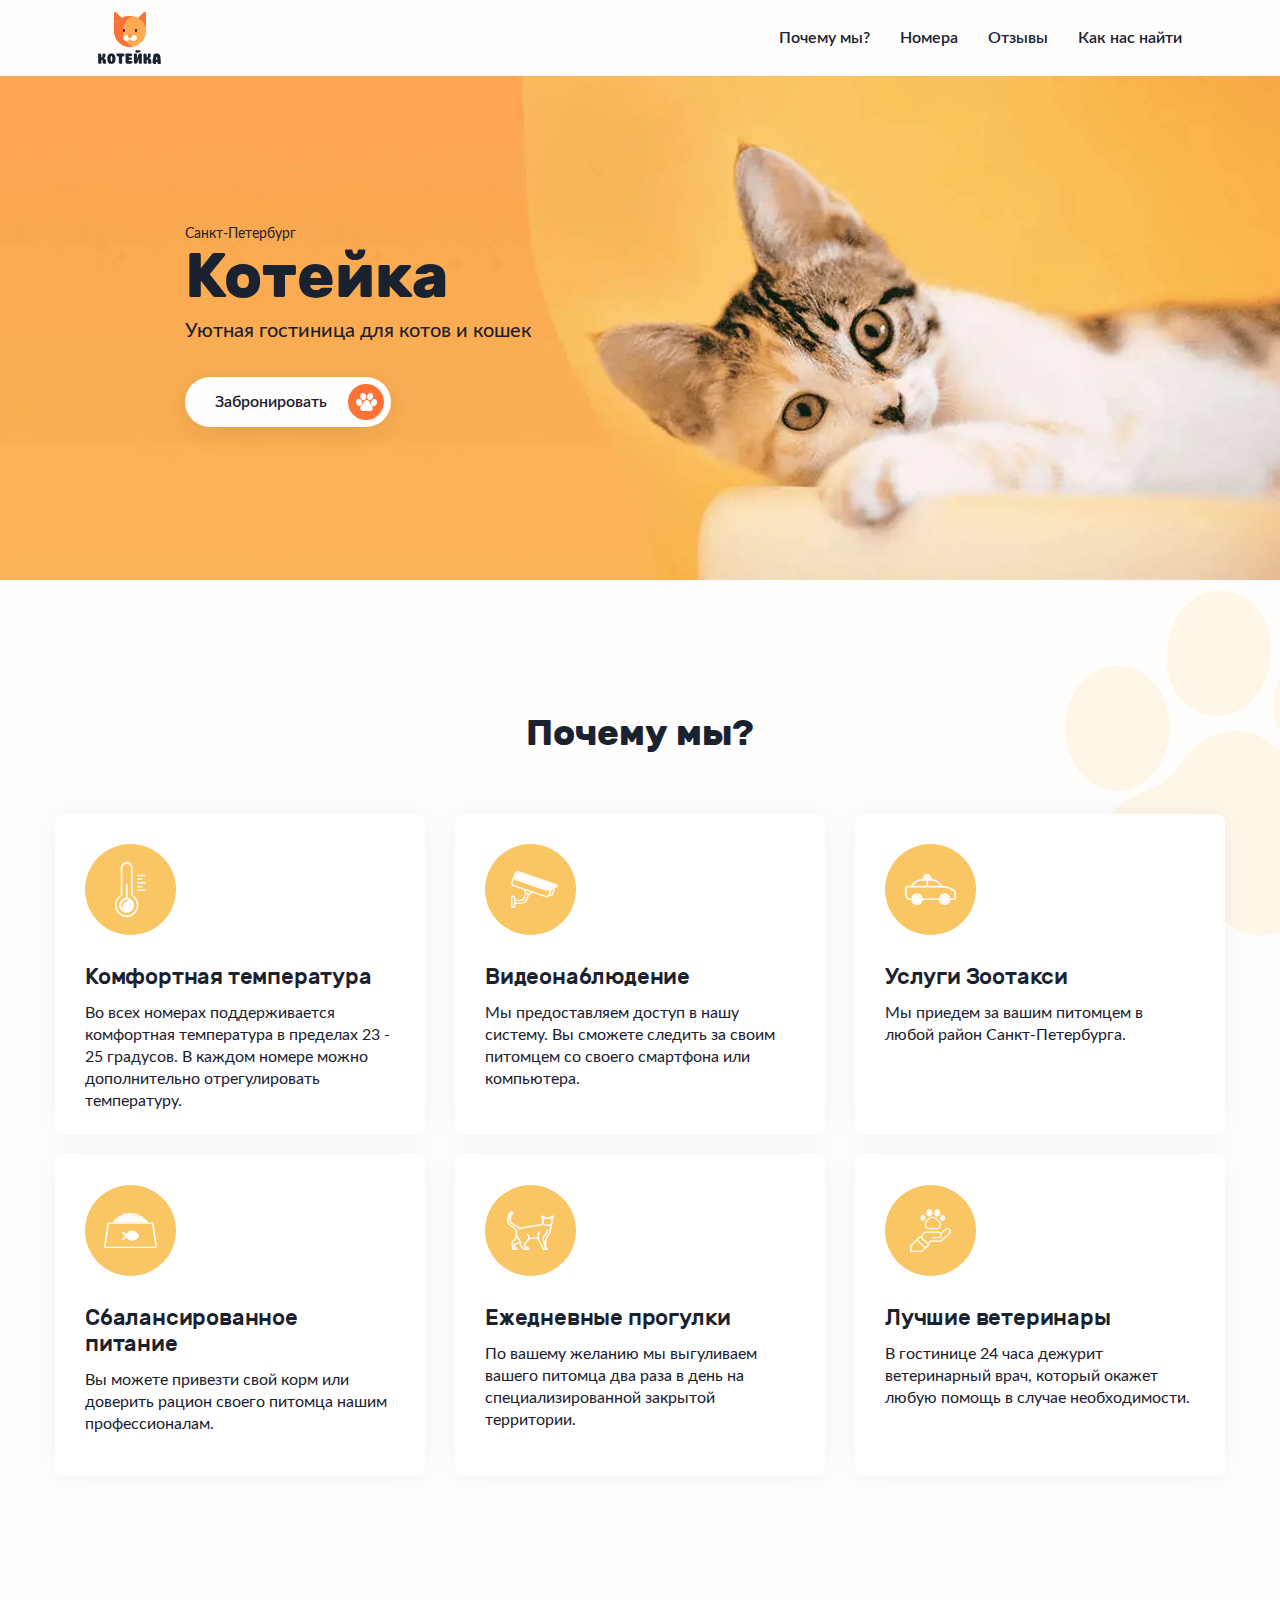
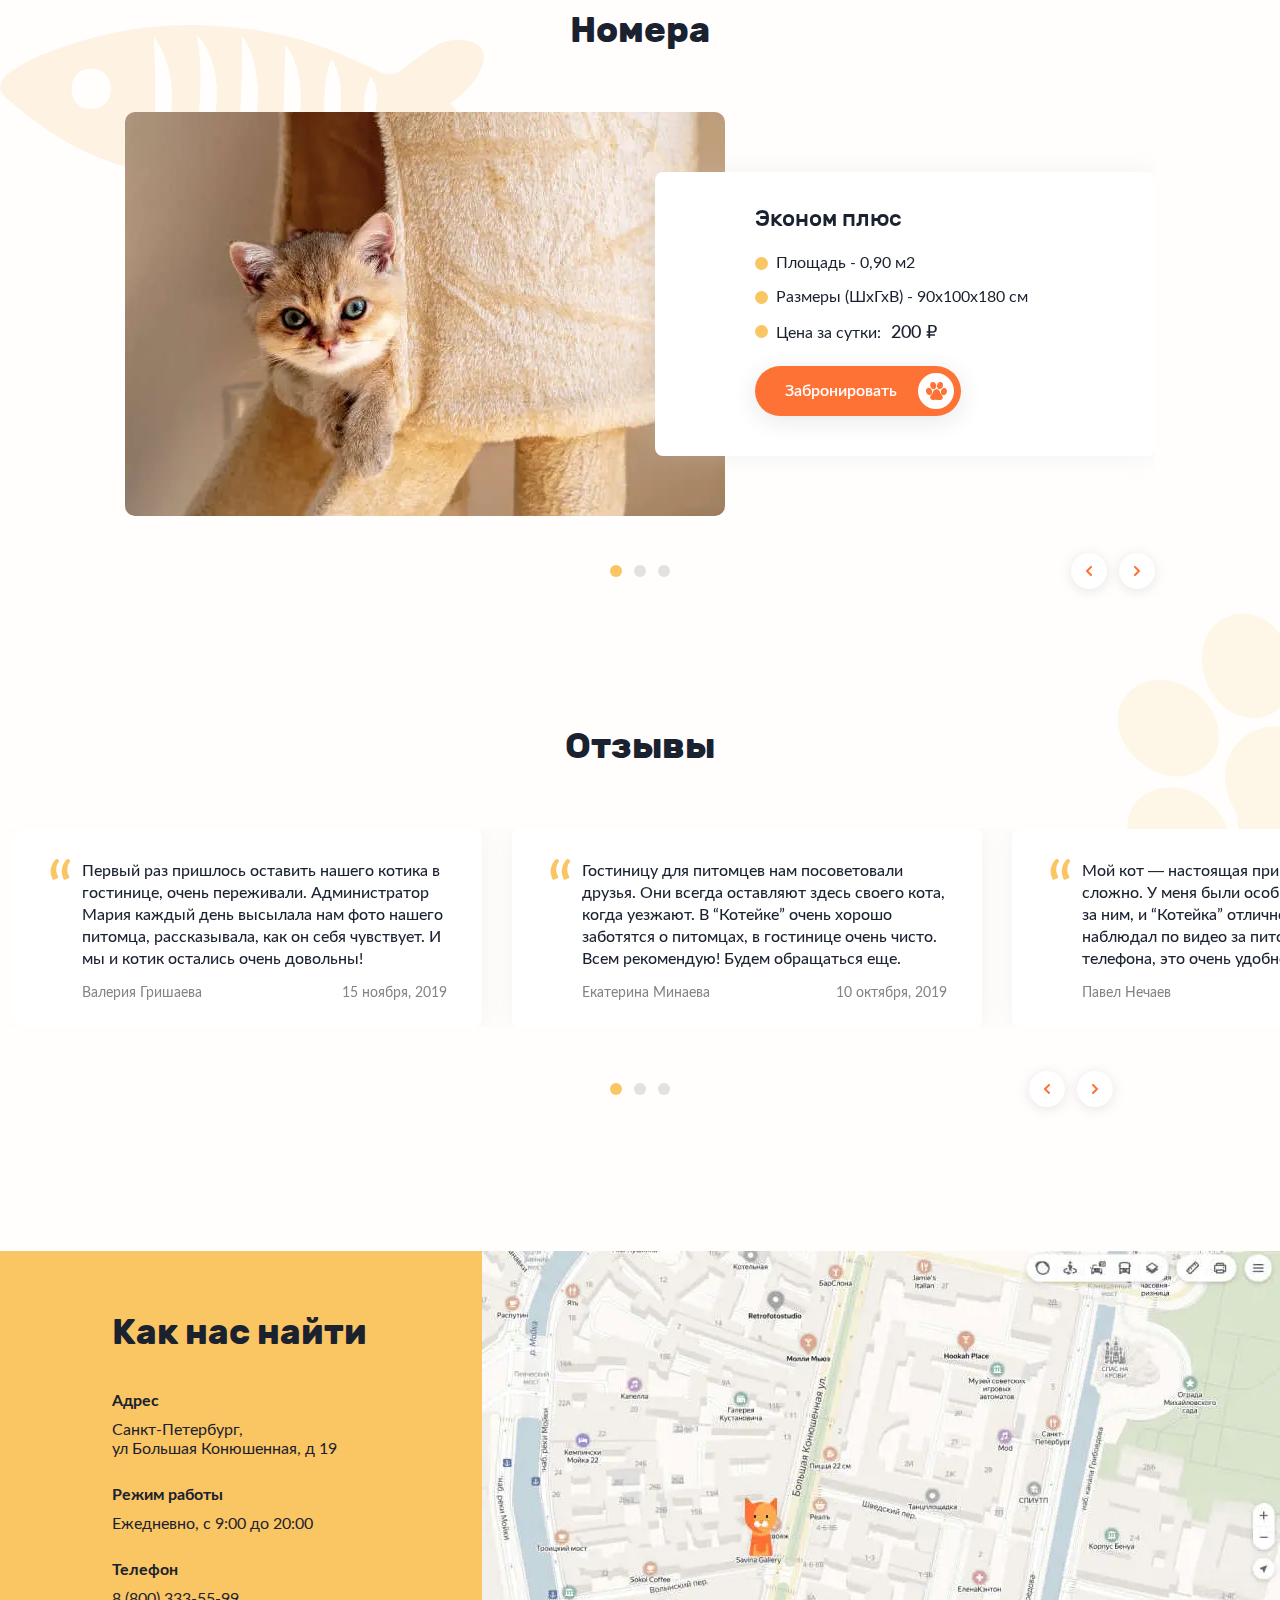
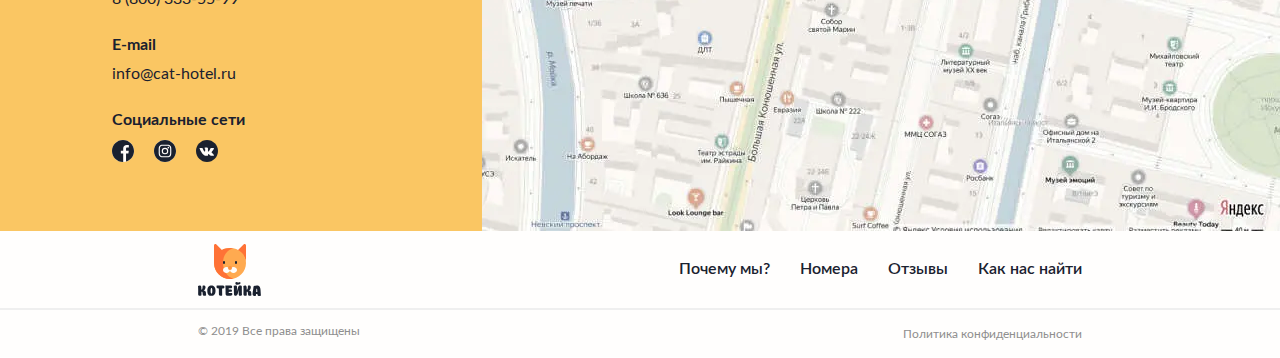
<file: index.html>
<!DOCTYPE html>
<html lang="ru">
  <head>
    <meta charset="utf-8">
    <meta http-equiv="X-UA-Compatible" content="IE=edge">
    <title>Котейка</title>
    <meta name="theme-color" content="#fff">
    <meta name="apple-mobile-web-app-status-bar-style" content="black-translucent">
    <meta name="viewport" content="width=device-width, initial-scale=1.0">
    <link rel="shortcut icon" href="img/favicons/favicon.ico" type="image/x-icon">
    <link rel="icon" sizes="16x16" href="img/favicons/favicon-16x16.png" type="image/png">
    <link rel="icon" sizes="32x32" href="img/favicons/favicon-32x32.png" type="image/png">
    <link rel="apple-touch-icon-precomposed" href="img/favicons/apple-touch-icon-precomposed.png">
    <link rel="apple-touch-icon" href="img/favicons/apple-touch-icon.png">
    <link rel="apple-touch-icon" sizes="57x57" href="img/favicons/apple-touch-icon-57x57.png">
    <link rel="apple-touch-icon" sizes="60x60" href="img/favicons/apple-touch-icon-60x60.png">
    <link rel="apple-touch-icon" sizes="72x72" href="img/favicons/apple-touch-icon-72x72.png">
    <link rel="apple-touch-icon" sizes="76x76" href="img/favicons/apple-touch-icon-76x76.png">
    <link rel="apple-touch-icon" sizes="114x114" href="img/favicons/apple-touch-icon-114x114.png">
    <link rel="apple-touch-icon" sizes="120x120" href="img/favicons/apple-touch-icon-120x120.png">
    <link rel="apple-touch-icon" sizes="144x144" href="img/favicons/apple-touch-icon-144x144.png">
    <link rel="apple-touch-icon" sizes="152x152" href="img/favicons/apple-touch-icon-152x152.png">
    <link rel="apple-touch-icon" sizes="167x167" href="img/favicons/apple-touch-icon-167x167.png">
    <link rel="apple-touch-icon" sizes="180x180" href="img/favicons/apple-touch-icon-180x180.png">
    <link rel="apple-touch-icon" sizes="1024x1024" href="img/favicons/apple-touch-icon-1024x1024.png">
    <link rel="stylesheet" href="styles/main.min.css">
  </head>
  <body class="body">
    <div class="tooltip" role="tooltip">
      <div class="tooltip__arrow" data-popper-arrow="true"></div>
    </div>
    <div class="modal modal_view_big-paw" id="booking">
      <div class="modal__window">
        <div class="modal__title">
          <button class="modal__close-btn" type="button" data-dismiss="modal"></button>
        </div>
        <div class="modal__body">
          <form class="booking-form" action="javascript:void(0)">
            <div class="booking-form__title">Забронировать номер</div>
            <div class="input-group">
              <input class="input-group__input" type="text" name="your-name">
              <label class="input-group__label">Ваше имя</label>
            </div>
            <div class="input-group">
              <input class="input-group__input" type="text" name="pet-name">
              <label class="input-group__label">Имя Питомца</label>
            </div>
            <div class="input-group">
              <input class="input-group__input" type="tel" name="tel" pattern="[0-9]{1}[0-9]{3}[0-9]{3}[0-9]{2}[0-9]{2}">
              <label class="input-group__label">Телефон</label>
            </div>
            <div class="input-group">
              <input class="input-group__input" type="email" name="email">
              <label class="input-group__label">E-mail</label>
            </div>
            <div class="date-range">
              <div class="date-range__title">Дата заезда</div>
              <label class="date-range__label-from">с</label>
              <input class="date-range__input-from" type="date" name="date-from">
              <label class="date-range__label-to">по</label>
              <input class="date-range__input-to" type="date" name="date-to">
            </div>
            <button class="send-button" data-target="thanks" data-toggle="modal">Отправить заявку</button>
          </form>
        </div>
      </div>
    </div>
    <div class="modal modal_view_small-paw" id="thanks">
      <div class="modal__window">
        <div class="modal__title">
          <button class="modal__close-btn" type="button" data-dismiss="modal"></button>
        </div>
        <div class="modal__body">
          <div class="response">
            <div class="response__title">Спасибо за заявку!</div>
            <div class="response__text">Мы свяжемся с вами в ближайшее время</div>
            <button class="ok-button" data-dismiss="modal">Ок</button>
          </div>
        </div>
      </div>
    </div>
    <div class="modal modal_view_smart" id="burger-menu">
      <div class="modal__window">
        <div class="modal__title">
          <button class="modal__close-btn" type="button" data-dismiss="modal"></button>
        </div>
        <div class="modal__body">
          <div class="burger-menu">
            <div class="logo"><a href="/"><img src="/img/logo.svg" alt="Котейка"></a></div>
            <ul class="burger-menu__list">
              <li class="burger-menu__item"><a class="burger-menu__link" href="/#advantages" data-dismiss="modal">Почему мы?</a></li>
              <li class="burger-menu__item"><a class="burger-menu__link" href="/#rooms" data-dismiss="modal">Номера</a></li>
              <li class="burger-menu__item"><a class="burger-menu__link" href="/#reviews" data-dismiss="modal">Отзывы</a></li>
              <li class="burger-menu__item"><a class="burger-menu__link" href="/#contacts" data-dismiss="modal">Контакты</a></li>
            </ul><a class="burger-menu__phone" href="tel:88003335599">8 (800) 333-55-99</a>
            <ul class="social-icons">
              <li class="social-icons__item"><a class="social-icons__link" href="https://fb.com"></a><img src="/img/sprites/sprite-social.svg#fb" alt="fb" width="22" height="22" loading="lazy"></li>
              <li class="social-icons__item"><a class="social-icons__link" href="https://instagram.com"></a><img src="/img/sprites/sprite-social.svg#ig" alt="ig" width="22" height="22" loading="lazy"></li>
              <li class="social-icons__item"><a class="social-icons__link" href="https://vk.com"></a><img src="/img/sprites/sprite-social.svg#vk" alt="vk" width="22" height="22" loading="lazy"></li>
            </ul>
          </div>
        </div>
      </div>
    </div>
    <div class="modal modal_view_filter" id="filter">
      <div class="modal__window">
        <div class="modal__title">
          <button class="modal__close-btn" type="button" data-dismiss="modal"></button>
        </div>
        <div class="modal__body">
          <div class="filter">
            <div class="text-range text-range_view_catalog" data-tooltip-title="Цена за сутки">
              <div class="text-range__title">Цена за сутки,  &#8381;</div>
              <div class="text-range__inner">
                <label class="field-text"><span class="field-text__name">от</span><span class="field-text__input-wrap">
                    <input class="field-text__input" type="text"/></span>
                </label>
                <label class="field-text"><span class="field-text__name">до</span><span class="field-text__input-wrap">
                    <input class="field-text__input" type="text"/></span>
                </label>
              </div>
            </div>
            <div class="field-checkbox field-checkbox_view_catalog">
              <div class="field-checkbox__title">Площадь</div>
              <div class="field-checkbox__input-wrap">
                <label class="field-checkbox__name">
                  <input class="field-checkbox__input" type="checkbox" name="check1" checked="checked"/><span class="field-checkbox__name-text">0.63 м2</span>
                </label>
              </div>
              <div class="field-checkbox__input-wrap">
                <label class="field-checkbox__name">
                  <input class="field-checkbox__input" type="checkbox" name="check2" checked="checked"/><span class="field-checkbox__name-text">0,90 м2</span>
                </label>
              </div>
              <div class="field-checkbox__input-wrap">
                <label class="field-checkbox__name">
                  <input class="field-checkbox__input" type="checkbox" name="check3" checked="checked"/><span class="field-checkbox__name-text">1.13 м2</span>
                </label>
              </div>
              <div class="field-checkbox__input-wrap">
                <label class="field-checkbox__name">
                  <input class="field-checkbox__input" type="checkbox" name="check4" checked="checked"/><span class="field-checkbox__name-text">1,56 м2</span>
                </label>
              </div>
              <div class="field-checkbox__input-wrap">
                <label class="field-checkbox__name">
                  <input class="field-checkbox__input" type="checkbox" name="check5" checked="checked"/><span class="field-checkbox__name-text">2,56 м2</span>
                </label>
              </div>
              <div class="field-checkbox__input-wrap">
                <label class="field-checkbox__name">
                  <input class="field-checkbox__input" type="checkbox" name="check6" checked="checked"/><span class="field-checkbox__name-text">2,88 м2</span>
                </label>
              </div>
            </div>
            <div class="field-checkbox field-checkbox_view_catalog">
              <div class="field-checkbox__title">Оснащение номера</div>
              <div class="field-checkbox__input-wrap">
                <label class="field-checkbox__name">
                  <input class="field-checkbox__input" type="checkbox" name="check7" checked="checked"/><span class="field-checkbox__name-text">Пустой номер</span>
                </label>
              </div>
              <div class="field-checkbox__input-wrap">
                <label class="field-checkbox__name">
                  <input class="field-checkbox__input" type="checkbox" name="check8" checked="checked"/><span class="field-checkbox__name-text">Лежак</span>
                </label>
              </div>
              <div class="field-checkbox__input-wrap">
                <label class="field-checkbox__name">
                  <input class="field-checkbox__input" type="checkbox" name="check9" checked="checked"/><span class="field-checkbox__name-text">Когтеточка</span>
                </label>
              </div>
              <div class="field-checkbox__input-wrap">
                <label class="field-checkbox__name">
                  <input class="field-checkbox__input" type="checkbox" name="check10" checked="checked"/><span class="field-checkbox__name-text">Игровой комплекс</span>
                </label>
              </div>
              <div class="field-checkbox__input-wrap">
                <label class="field-checkbox__name">
                  <input class="field-checkbox__input" type="checkbox" name="check11" checked="checked"/><span class="field-checkbox__name-text">Домик</span>
                </label>
              </div>
            </div>
            <button class="filter-button filter-button_apply">Применить</button>
            <button class="filter-button">Сбросить фильтр</button>
          </div>
        </div>
      </div>
    </div>
    <div class="page page_view_index">
      <header class="header">
        <nav class="navbar header__navbar">
          <div class="logo"><a href="/"><img src="/img/logo.svg" alt="Котейка" width="63" height="52"></a></div>
          <ul class="menu">
            <li class="menu__item"><a class="menu__link" href="#advantages">Почему мы?</a></li>
            <li class="menu__item"><a class="menu__link" href="#rooms">Номера</a></li>
            <li class="menu__item"><a class="menu__link" href="#reviews">Отзывы</a></li>
            <li class="menu__item"><a class="menu__link" href="#contacts">Как нас найти</a></li>
          </ul>
          <button class="burger-button" type="button" data-toggle="modal" data-target="burger-menu"></button>
        </nav>
      </header>
      <section class="promo">
        <h1 class="visually-hidden">Гостиница для котов и кошек "Котейка"</h1>
        <div class="promo__inner">
          <p class="promo__city">Санкт-Петербург</p>
          <p class="promo__title">Котейка</p>
          <p class="promo__subtitle">Уютная гостиница для котов и кошек</p>
          <button class="booking-button booking-button_theme_light promo__booking-button" data-toggle="modal" data-target="booking">Забронировать</button>
        </div>
      </section>
      <section class="advantages" id="advantages">
        <h2 class="advantages__title">Почему мы?
        </h2>
        <div class="advantages__body">
          <div class="advantage-card">
            <div class="advantage-card__icon"><img src="/img/sprites/sprite-advantages.svg#thermometer" width="55" height="55" alt="Комфортная температура" loading="lazy"/>
            </div>
            <h3 class="advantage-card__title">Комфортная температура</h3>
            <p class="advantage-card__text">Во всех номерах поддерживается комфортная температура в пределах 23 - 25 градусов. В каждом номере можно дополнительно отрегулировать температуру.</p>
          </div>
          <div class="advantage-card">
            <div class="advantage-card__icon"><img src="/img/sprites/sprite-advantages.svg#videocamera" width="55" height="55" alt="Видеонаблюдение" loading="lazy"/>
            </div>
            <h3 class="advantage-card__title">Видеонаблюдение</h3>
            <p class="advantage-card__text">Мы предоставляем доступ в нашу систему. Вы сможете следить за своим питомцем со своего смартфона или компьютера.</p>
          </div>
          <div class="advantage-card">
            <div class="advantage-card__icon"><img src="/img/sprites/sprite-advantages.svg#taxi" width="55" height="55" alt="Услуги Зоотакси" loading="lazy"/>
            </div>
            <h3 class="advantage-card__title">Услуги Зоотакси</h3>
            <p class="advantage-card__text">Мы приедем за вашим питомцем в любой район Санкт-Петербурга.</p>
          </div>
          <div class="advantage-card">
            <div class="advantage-card__icon"><img src="/img/sprites/sprite-advantages.svg#bag" width="55" height="55" alt="Сбалансированное питание" loading="lazy"/>
            </div>
            <h3 class="advantage-card__title">Сбалансированное питание</h3>
            <p class="advantage-card__text">Вы можете привезти свой корм или доверить рацион своего питомца нашим профессионалам.</p>
          </div>
          <div class="advantage-card">
            <div class="advantage-card__icon"><img src="/img/sprites/sprite-advantages.svg#cat" width="55" height="55" alt="Ежедневные прогулки" loading="lazy"/>
            </div>
            <h3 class="advantage-card__title">Ежедневные прогулки</h3>
            <p class="advantage-card__text">По вашему желанию мы выгуливаем вашего питомца два раза в день на специализированной закрытой территории.</p>
          </div>
          <div class="advantage-card">
            <div class="advantage-card__icon"><img src="/img/sprites/sprite-advantages.svg#hand" width="55" height="55" alt="Лучшие ветеринары" loading="lazy"/>
            </div>
            <h3 class="advantage-card__title">Лучшие ветеринары</h3>
            <p class="advantage-card__text">В гостинице 24 часа дежурит ветеринарный врач, который окажет любую помощь в случае необходимости.</p>
          </div>
        </div>
      </section>
      <section class="rooms" id="rooms">
        <h2 class="rooms__title"><a href="catalog.html">Номера</a></h2>
        <div class="rooms__slider">
          <div class="slider">
            <div class="swiper-container">
              <div class="swiper-wrapper">
                <div class="swiper-slide">
                  <div class="card-brief">
                    <div class="card-brief__photo"><a><img src="/img/room1.webp" width="600" height="404" alt="номер &quot;Эконом плюс&quot;" loading="lazy"/></a>
                    </div>
                    <div class="card-brief__body"><a>
                        <h3 class="card-brief__title">Эконом плюс</h3></a>
                      <ul class="card-brief__list">
                        <li class="card-brief__list-item">Площадь - 0,90 м2</li>
                        <li class="card-brief__list-item">Размеры (ШхГхВ) - 90x100x180 см</li>
                        <li class="card-brief__list-item">Цена за сутки: <span class="card__price">200 &#8381;</span></li>
                      </ul>
                      <button class="booking-button card__booking-button" data-toggle="modal" data-target="booking">Забронировать</button>
                    </div>
                  </div>
                </div>
                <div class="swiper-slide">
                  <div class="card-brief">
                    <div class="card-brief__photo"><a><img src="/img/room2.webp" width="600" height="404" alt="номер &quot;Комфорт&quot;" loading="lazy"/></a>
                    </div>
                    <div class="card-brief__body"><a>
                        <h3 class="card-brief__title">Комфорт</h3></a>
                      <ul class="card-brief__list">
                        <li class="card-brief__list-item">Площадь - 1,13 м2</li>
                        <li class="card-brief__list-item">Размеры (ШхГхВ) - 100x125x180 см</li>
                        <li class="card-brief__list-item">Цена за сутки: <span class="card__price">250 &#8381;</span></li>
                      </ul>
                      <button class="booking-button card__booking-button" data-toggle="modal" data-target="booking">Забронировать</button>
                    </div>
                  </div>
                </div>
                <div class="swiper-slide">
                  <div class="card-brief">
                    <div class="card-brief__photo"><a><img src="/img/room3.webp" width="600" height="404" alt="номер &quot;Сьют&quot;" loading="lazy"/></a>
                    </div>
                    <div class="card-brief__body"><a>
                        <h3 class="card-brief__title">Сьют</h3></a>
                      <ul class="card-brief__list">
                        <li class="card-brief__list-item">Площадь - 1,56 м2</li>
                        <li class="card-brief__list-item">Размеры (ШхГхВ) - 125x125x180 см</li>
                        <li class="card-brief__list-item">Цена за сутки: <span class="card__price">350 &#8381;</span></li>
                      </ul>
                      <button class="booking-button card__booking-button" data-toggle="modal" data-target="booking">Забронировать</button>
                    </div>
                  </div>
                </div>
              </div>
            </div>
            <div class="swiper-pagination"></div>
            <div class="swiper-navigation">
              <button class="swiper-button swiper-button-prev"></button>
              <button class="swiper-button swiper-button-next"></button>
            </div>
          </div>
        </div>
      </section>
      <section class="reviews" id="reviews">
        <h2 class="reviews__title">Отзывы
        </h2>
        <div class="reviews__slider">
          <div class="slider">
            <div class="swiper-container">
              <div class="swiper-wrapper">
                <div class="swiper-slide">
                  <div class="review-card">
                    <p class="review-card__quote">&ldquo;</p>
                    <p class="review-card__text">Первый раз пришлось оставить нашего котика в гостинице, очень переживали. Администратор Мария каждый день высылала нам фото нашего питомца, рассказывала, как он себя чувствует. И мы и котик остались очень довольны!</p>
                    <div class="review-card__inner">
                      <p class="review-card__customer">Валерия Гришаева</p>
                      <p class="review-card__date">15 ноября, 2019</p>
                    </div>
                  </div>
                </div>
                <div class="swiper-slide">
                  <div class="review-card">
                    <p class="review-card__quote">&ldquo;</p>
                    <p class="review-card__text">Гостиницу для питомцев нам посоветовали друзья. Они всегда оставляют здесь своего кота, когда уезжают. В “Котейке” очень хорошо заботятся о питомцах, в гостинице очень чисто. Всем рекомендую! Будем обращаться еще.</p>
                    <div class="review-card__inner">
                      <p class="review-card__customer">Екатерина Минаева</p>
                      <p class="review-card__date">10 октября, 2019</p>
                    </div>
                  </div>
                </div>
                <div class="swiper-slide">
                  <div class="review-card">
                    <p class="review-card__quote">&ldquo;</p>
                    <p class="review-card__text">Мой кот — настоящая привереда, угодить ему сложно. У меня были особые требования к уходу за ним, и “Котейка” отлично справились. Я часто наблюдал по видео за питомцем со своего телефона, это очень удобно.</p>
                    <div class="review-card__inner">
                      <p class="review-card__customer">Павел Нечаев</p>
                      <p class="review-card__date">2 августа, 2019</p>
                    </div>
                  </div>
                </div>
              </div>
            </div>
            <div class="swiper-pagination"></div>
            <div class="swiper-navigation">
              <button class="swiper-button swiper-button-prev"></button>
              <button class="swiper-button swiper-button-next"></button>
            </div>
          </div>
        </div>
      </section>
      <section class="contacts" id="contacts">
        <div class="contacts__address">
          <h2 class="contacts__title">Как нас найти</h2>
          <dl>
            <dt class="contacts__subtitle">Адрес</dt>
            <dd class="contacts__text">Санкт-Петербург,<br> ул Большая Конюшенная, д 19</dd>
            <dt class="contacts__subtitle">Режим работы</dt>
            <dd class="contacts__text">Ежедневно, с 9:00 до 20:00</dd>
            <dt class="contacts__subtitle">Телефон</dt>
            <dd class="contacts__text"><a href="tel:88003335599">8 (800) 333-55-99</a></dd>
            <dt class="contacts__subtitle">E-mail</dt>
            <dd class="contacts__text"><a href="mailto:info@cat-hotel.ru">info@cat-hotel.ru</a></dd>
            <dt class="contacts__subtitle">Социальные сети</dt>
            <dd> 
              <ul class="social-icons">
                <li class="social-icons__item"><a class="social-icons__link" href="https://fb.com"></a><img src="/img/sprites/sprite-social.svg#fb" alt="fb" width="22" height="22" loading="lazy"></li>
                <li class="social-icons__item"><a class="social-icons__link" href="https://instagram.com"></a><img src="/img/sprites/sprite-social.svg#ig" alt="ig" width="22" height="22" loading="lazy"></li>
                <li class="social-icons__item"><a class="social-icons__link" href="https://vk.com"></a><img src="/img/sprites/sprite-social.svg#vk" alt="vk" width="22" height="22" loading="lazy"></li>
              </ul>
            </dd>
          </dl>
        </div>
        <div class="contacts__map">
          <picture>
            <source srcset="/img/map-mobile.webp" media="(min-width: 320px) and (max-width: 510px)">
            <source srcset="/img/map-tablet.webp" media="(max-width: 840px)">
            <source srcset="/img/map.webp" media="(max-width: 1366px)"><img src="/img/map.webp" alt="Карта" width="798" height="580" loading="lazy">
          </picture>
        </div>
      </section>
      <footer class="footer">
        <nav class="navbar footer__navbar">
          <div class="logo"><a href="/"><img src="/img/logo.svg" alt="Котейка" width="63" height="52"></a></div>
          <ul class="menu">
            <li class="menu__item"><a class="menu__link" href="#advantages">Почему мы?</a></li>
            <li class="menu__item"><a class="menu__link" href="#rooms">Номера</a></li>
            <li class="menu__item"><a class="menu__link" href="#reviews">Отзывы</a></li>
            <li class="menu__item"><a class="menu__link" href="#contacts">Как нас найти</a></li>
          </ul>
        </nav>
        <hr class="footer__line">
        <div class="footer__legal-info">
          <p class="footer__copyright">&copy; 2019 Все права защищены</p>
          <p><a class="footer__privacy-policy" href="javascript:void(0)">Политика конфиденциальности</a></p>
        </div>
      </footer>
    </div>
    <script src="js/main.min.js"></script>
    <script src="js/vendor.min.js"></script>
  </body>
</html>
</file>
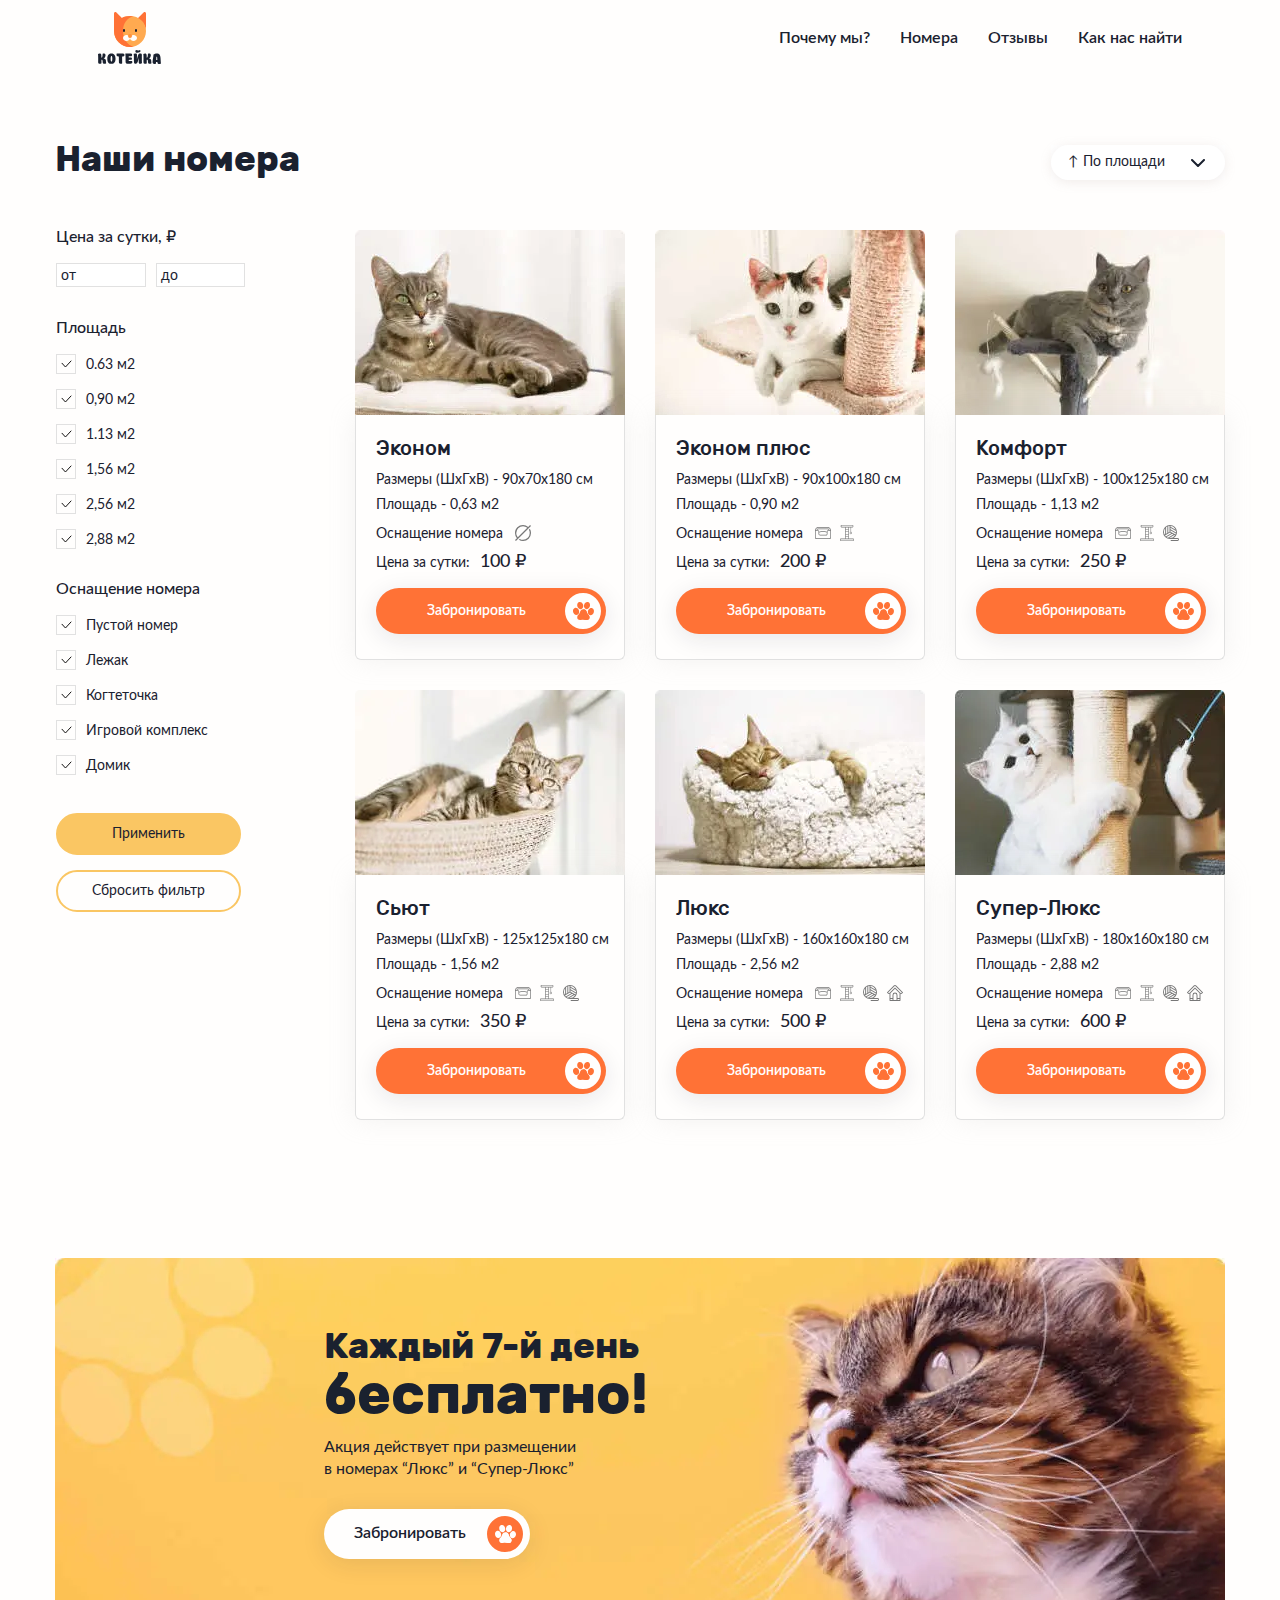
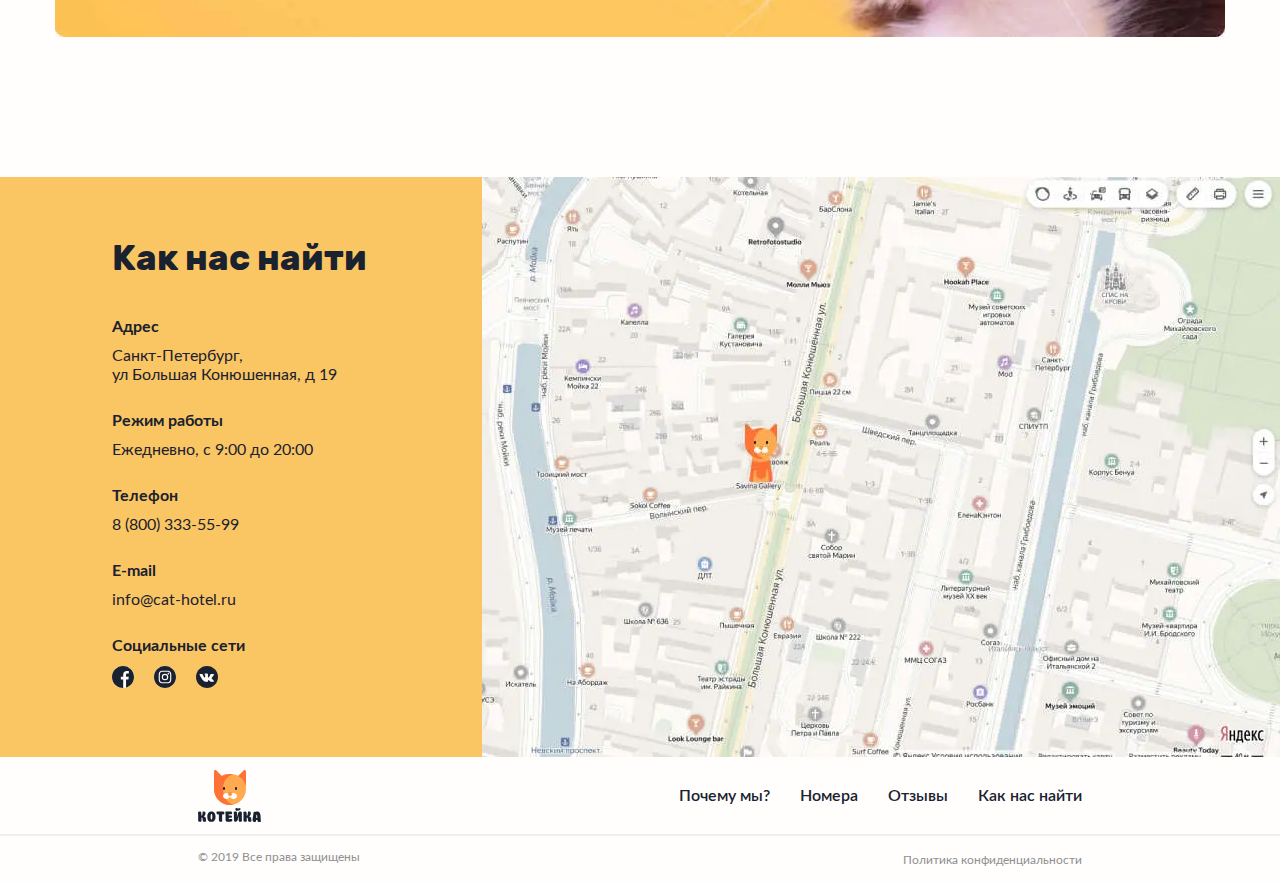
<file: catalog.html>
<!DOCTYPE html>
<html lang="ru">
  <head>
    <meta charset="utf-8">
    <meta http-equiv="X-UA-Compatible" content="IE=edge">
    <title>Котейка::Каталог</title>
    <meta name="theme-color" content="#fff">
    <meta name="apple-mobile-web-app-status-bar-style" content="black-translucent">
    <meta name="viewport" content="width=device-width, initial-scale=1.0">
    <link rel="shortcut icon" href="img/favicons/favicon.ico" type="image/x-icon">
    <link rel="icon" sizes="16x16" href="img/favicons/favicon-16x16.png" type="image/png">
    <link rel="icon" sizes="32x32" href="img/favicons/favicon-32x32.png" type="image/png">
    <link rel="apple-touch-icon-precomposed" href="img/favicons/apple-touch-icon-precomposed.png">
    <link rel="apple-touch-icon" href="img/favicons/apple-touch-icon.png">
    <link rel="apple-touch-icon" sizes="57x57" href="img/favicons/apple-touch-icon-57x57.png">
    <link rel="apple-touch-icon" sizes="60x60" href="img/favicons/apple-touch-icon-60x60.png">
    <link rel="apple-touch-icon" sizes="72x72" href="img/favicons/apple-touch-icon-72x72.png">
    <link rel="apple-touch-icon" sizes="76x76" href="img/favicons/apple-touch-icon-76x76.png">
    <link rel="apple-touch-icon" sizes="114x114" href="img/favicons/apple-touch-icon-114x114.png">
    <link rel="apple-touch-icon" sizes="120x120" href="img/favicons/apple-touch-icon-120x120.png">
    <link rel="apple-touch-icon" sizes="144x144" href="img/favicons/apple-touch-icon-144x144.png">
    <link rel="apple-touch-icon" sizes="152x152" href="img/favicons/apple-touch-icon-152x152.png">
    <link rel="apple-touch-icon" sizes="167x167" href="img/favicons/apple-touch-icon-167x167.png">
    <link rel="apple-touch-icon" sizes="180x180" href="img/favicons/apple-touch-icon-180x180.png">
    <link rel="apple-touch-icon" sizes="1024x1024" href="img/favicons/apple-touch-icon-1024x1024.png">
    <link rel="stylesheet" href="styles/main.min.css">
  </head>
  <body class="body">
    <div class="tooltip" role="tooltip">
      <div class="tooltip__arrow" data-popper-arrow="true"></div>
    </div>
    <div class="modal modal_view_big-paw" id="booking">
      <div class="modal__window">
        <div class="modal__title">
          <button class="modal__close-btn" type="button" data-dismiss="modal"></button>
        </div>
        <div class="modal__body">
          <form class="booking-form" action="javascript:void(0)">
            <div class="booking-form__title">Забронировать номер</div>
            <div class="input-group">
              <input class="input-group__input" type="text" name="your-name">
              <label class="input-group__label">Ваше имя</label>
            </div>
            <div class="input-group">
              <input class="input-group__input" type="text" name="pet-name">
              <label class="input-group__label">Имя Питомца</label>
            </div>
            <div class="input-group">
              <input class="input-group__input" type="tel" name="tel" pattern="[0-9]{1}[0-9]{3}[0-9]{3}[0-9]{2}[0-9]{2}">
              <label class="input-group__label">Телефон</label>
            </div>
            <div class="input-group">
              <input class="input-group__input" type="email" name="email">
              <label class="input-group__label">E-mail</label>
            </div>
            <div class="date-range">
              <div class="date-range__title">Дата заезда</div>
              <label class="date-range__label-from">с</label>
              <input class="date-range__input-from" type="date" name="date-from">
              <label class="date-range__label-to">по</label>
              <input class="date-range__input-to" type="date" name="date-to">
            </div>
            <button class="send-button" data-target="thanks" data-toggle="modal">Отправить заявку</button>
          </form>
        </div>
      </div>
    </div>
    <div class="modal modal_view_small-paw" id="thanks">
      <div class="modal__window">
        <div class="modal__title">
          <button class="modal__close-btn" type="button" data-dismiss="modal"></button>
        </div>
        <div class="modal__body">
          <div class="response">
            <div class="response__title">Спасибо за заявку!</div>
            <div class="response__text">Мы свяжемся с вами в ближайшее время</div>
            <button class="ok-button" data-dismiss="modal">Ок</button>
          </div>
        </div>
      </div>
    </div>
    <div class="modal modal_view_smart" id="burger-menu">
      <div class="modal__window">
        <div class="modal__title">
          <button class="modal__close-btn" type="button" data-dismiss="modal"></button>
        </div>
        <div class="modal__body">
          <div class="burger-menu">
            <div class="logo"><a href="/"><img src="/img/logo.svg" alt="Котейка"></a></div>
            <ul class="burger-menu__list">
              <li class="burger-menu__item"><a class="burger-menu__link" href="/#advantages" data-dismiss="modal">Почему мы?</a></li>
              <li class="burger-menu__item"><a class="burger-menu__link" href="/#rooms" data-dismiss="modal">Номера</a></li>
              <li class="burger-menu__item"><a class="burger-menu__link" href="/#reviews" data-dismiss="modal">Отзывы</a></li>
              <li class="burger-menu__item"><a class="burger-menu__link" href="/#contacts" data-dismiss="modal">Контакты</a></li>
            </ul><a class="burger-menu__phone" href="tel:88003335599">8 (800) 333-55-99</a>
            <ul class="social-icons">
              <li class="social-icons__item"><a class="social-icons__link" href="https://fb.com"></a><img src="/img/sprites/sprite-social.svg#fb" alt="fb" width="22" height="22" loading="lazy"></li>
              <li class="social-icons__item"><a class="social-icons__link" href="https://instagram.com"></a><img src="/img/sprites/sprite-social.svg#ig" alt="ig" width="22" height="22" loading="lazy"></li>
              <li class="social-icons__item"><a class="social-icons__link" href="https://vk.com"></a><img src="/img/sprites/sprite-social.svg#vk" alt="vk" width="22" height="22" loading="lazy"></li>
            </ul>
          </div>
        </div>
      </div>
    </div>
    <div class="modal modal_view_filter" id="filter">
      <div class="modal__window">
        <div class="modal__title">
          <button class="modal__close-btn" type="button" data-dismiss="modal"></button>
        </div>
        <div class="modal__body">
          <div class="filter">
            <div class="text-range text-range_view_catalog" data-tooltip-title="Цена за сутки">
              <div class="text-range__title">Цена за сутки,  &#8381;</div>
              <div class="text-range__inner">
                <label class="field-text"><span class="field-text__name">от</span><span class="field-text__input-wrap">
                    <input class="field-text__input" type="text"/></span>
                </label>
                <label class="field-text"><span class="field-text__name">до</span><span class="field-text__input-wrap">
                    <input class="field-text__input" type="text"/></span>
                </label>
              </div>
            </div>
            <div class="field-checkbox field-checkbox_view_catalog">
              <div class="field-checkbox__title">Площадь</div>
              <div class="field-checkbox__input-wrap">
                <label class="field-checkbox__name">
                  <input class="field-checkbox__input" type="checkbox" name="check1" checked="checked"/><span class="field-checkbox__name-text">0.63 м2</span>
                </label>
              </div>
              <div class="field-checkbox__input-wrap">
                <label class="field-checkbox__name">
                  <input class="field-checkbox__input" type="checkbox" name="check2" checked="checked"/><span class="field-checkbox__name-text">0,90 м2</span>
                </label>
              </div>
              <div class="field-checkbox__input-wrap">
                <label class="field-checkbox__name">
                  <input class="field-checkbox__input" type="checkbox" name="check3" checked="checked"/><span class="field-checkbox__name-text">1.13 м2</span>
                </label>
              </div>
              <div class="field-checkbox__input-wrap">
                <label class="field-checkbox__name">
                  <input class="field-checkbox__input" type="checkbox" name="check4" checked="checked"/><span class="field-checkbox__name-text">1,56 м2</span>
                </label>
              </div>
              <div class="field-checkbox__input-wrap">
                <label class="field-checkbox__name">
                  <input class="field-checkbox__input" type="checkbox" name="check5" checked="checked"/><span class="field-checkbox__name-text">2,56 м2</span>
                </label>
              </div>
              <div class="field-checkbox__input-wrap">
                <label class="field-checkbox__name">
                  <input class="field-checkbox__input" type="checkbox" name="check6" checked="checked"/><span class="field-checkbox__name-text">2,88 м2</span>
                </label>
              </div>
            </div>
            <div class="field-checkbox field-checkbox_view_catalog">
              <div class="field-checkbox__title">Оснащение номера</div>
              <div class="field-checkbox__input-wrap">
                <label class="field-checkbox__name">
                  <input class="field-checkbox__input" type="checkbox" name="check7" checked="checked"/><span class="field-checkbox__name-text">Пустой номер</span>
                </label>
              </div>
              <div class="field-checkbox__input-wrap">
                <label class="field-checkbox__name">
                  <input class="field-checkbox__input" type="checkbox" name="check8" checked="checked"/><span class="field-checkbox__name-text">Лежак</span>
                </label>
              </div>
              <div class="field-checkbox__input-wrap">
                <label class="field-checkbox__name">
                  <input class="field-checkbox__input" type="checkbox" name="check9" checked="checked"/><span class="field-checkbox__name-text">Когтеточка</span>
                </label>
              </div>
              <div class="field-checkbox__input-wrap">
                <label class="field-checkbox__name">
                  <input class="field-checkbox__input" type="checkbox" name="check10" checked="checked"/><span class="field-checkbox__name-text">Игровой комплекс</span>
                </label>
              </div>
              <div class="field-checkbox__input-wrap">
                <label class="field-checkbox__name">
                  <input class="field-checkbox__input" type="checkbox" name="check11" checked="checked"/><span class="field-checkbox__name-text">Домик</span>
                </label>
              </div>
            </div>
            <button class="filter-button filter-button_apply">Применить</button>
            <button class="filter-button">Сбросить фильтр</button>
          </div>
        </div>
      </div>
    </div>
    <div class="page">
      <header class="header">
        <nav class="navbar header__navbar">
          <div class="logo"><a href="/"><img src="/img/logo.svg" alt="Котейка" width="63" height="52"></a></div>
          <ul class="menu">
            <li class="menu__item"><a class="menu__link" href="#advantages">Почему мы?</a></li>
            <li class="menu__item"><a class="menu__link" href="#rooms">Номера</a></li>
            <li class="menu__item"><a class="menu__link" href="#reviews">Отзывы</a></li>
            <li class="menu__item"><a class="menu__link" href="#contacts">Как нас найти</a></li>
          </ul>
          <button class="burger-button" type="button" data-toggle="modal" data-target="burger-menu"></button>
        </nav>
      </header>
      <section class="catalog">
        <div class="catalog__header">
          <h1 class="catalog__title" data-tooltip-title="Наши номера">Наши номера</h1>
          <div class="catalog__choice">
            <button class="filter-open-button" type="button" data-toggle="modal" data-target="filter">Фильтры</button>
            <div class="simple-select catalog__sort">
              <select class="simple-select__browser-default">
                <option value="by-area-up">↑ По площади</option>
                <option value="by-area-down">↓ По площади</option>
                <option value="by-price-up">↑ По цене</option>
                <option value="by-price-down">↓ По цене</option>
              </select>
            </div>
          </div>
        </div>
        <div class="catalog__inner">
          <div class="filter">
            <div class="text-range text-range_view_catalog" data-tooltip-title="Цена за сутки">
              <div class="text-range__title">Цена за сутки,  &#8381;</div>
              <div class="text-range__inner">
                <label class="field-text"><span class="field-text__name">от</span><span class="field-text__input-wrap">
                    <input class="field-text__input" type="text"/></span>
                </label>
                <label class="field-text"><span class="field-text__name">до</span><span class="field-text__input-wrap">
                    <input class="field-text__input" type="text"/></span>
                </label>
              </div>
            </div>
            <div class="field-checkbox field-checkbox_view_catalog">
              <div class="field-checkbox__title">Площадь</div>
              <div class="field-checkbox__input-wrap">
                <label class="field-checkbox__name">
                  <input class="field-checkbox__input" type="checkbox" name="check1" checked="checked"/><span class="field-checkbox__name-text">0.63 м2</span>
                </label>
              </div>
              <div class="field-checkbox__input-wrap">
                <label class="field-checkbox__name">
                  <input class="field-checkbox__input" type="checkbox" name="check2" checked="checked"/><span class="field-checkbox__name-text">0,90 м2</span>
                </label>
              </div>
              <div class="field-checkbox__input-wrap">
                <label class="field-checkbox__name">
                  <input class="field-checkbox__input" type="checkbox" name="check3" checked="checked"/><span class="field-checkbox__name-text">1.13 м2</span>
                </label>
              </div>
              <div class="field-checkbox__input-wrap">
                <label class="field-checkbox__name">
                  <input class="field-checkbox__input" type="checkbox" name="check4" checked="checked"/><span class="field-checkbox__name-text">1,56 м2</span>
                </label>
              </div>
              <div class="field-checkbox__input-wrap">
                <label class="field-checkbox__name">
                  <input class="field-checkbox__input" type="checkbox" name="check5" checked="checked"/><span class="field-checkbox__name-text">2,56 м2</span>
                </label>
              </div>
              <div class="field-checkbox__input-wrap">
                <label class="field-checkbox__name">
                  <input class="field-checkbox__input" type="checkbox" name="check6" checked="checked"/><span class="field-checkbox__name-text">2,88 м2</span>
                </label>
              </div>
            </div>
            <div class="field-checkbox field-checkbox_view_catalog">
              <div class="field-checkbox__title">Оснащение номера</div>
              <div class="field-checkbox__input-wrap">
                <label class="field-checkbox__name">
                  <input class="field-checkbox__input" type="checkbox" name="check7" checked="checked"/><span class="field-checkbox__name-text">Пустой номер</span>
                </label>
              </div>
              <div class="field-checkbox__input-wrap">
                <label class="field-checkbox__name">
                  <input class="field-checkbox__input" type="checkbox" name="check8" checked="checked"/><span class="field-checkbox__name-text">Лежак</span>
                </label>
              </div>
              <div class="field-checkbox__input-wrap">
                <label class="field-checkbox__name">
                  <input class="field-checkbox__input" type="checkbox" name="check9" checked="checked"/><span class="field-checkbox__name-text">Когтеточка</span>
                </label>
              </div>
              <div class="field-checkbox__input-wrap">
                <label class="field-checkbox__name">
                  <input class="field-checkbox__input" type="checkbox" name="check10" checked="checked"/><span class="field-checkbox__name-text">Игровой комплекс</span>
                </label>
              </div>
              <div class="field-checkbox__input-wrap">
                <label class="field-checkbox__name">
                  <input class="field-checkbox__input" type="checkbox" name="check11" checked="checked"/><span class="field-checkbox__name-text">Домик</span>
                </label>
              </div>
            </div>
            <button class="filter-button filter-button_apply">Применить</button>
            <button class="filter-button">Сбросить фильтр</button>
          </div>
          <div class="catalog__cards">
            <div class="card">
              <div class="card__photo"><a><img src="/img/catalog/01.webp" alt="номер &quot;Эконом&quot;" loading="lazy"/></a>
              </div>
              <div class="card__body">
                <h3 class="card__title">Эконом</h3>
                <ul class="card__list">
                  <li class="card__list-item">Размеры (ШхГхВ) - 90x70x180 см</li>
                  <li class="card__list-item">Площадь - 0,63 м2</li>
                  <li class="card__list-item"><span>Оснащение номера</span>
                    <img class="card__equipment" src="/img/sprites/sprite-equipment.svg#empty" data-tooltip-content="Пустой номер" width="16" height="16" alt="Пустой номер" loading="lazy"/>
                  </li>
                  <li class="card__list-item">Цена за сутки: <span class="card__price">100 &#8381;</span></li>
                </ul>
                <button class="booking-button booking-button_size_big card__booking-button" data-toggle="modal" data-target="booking">Забронировать</button>
              </div>
            </div>
            <div class="card">
              <div class="card__photo"><a><img src="/img/catalog/02.webp" alt="номер &quot;Эконом плюс&quot;" loading="lazy"/></a>
              </div>
              <div class="card__body">
                <h3 class="card__title">Эконом плюс</h3>
                <ul class="card__list">
                  <li class="card__list-item">Размеры (ШхГхВ) - 90x100x180 см</li>
                  <li class="card__list-item">Площадь - 0,90 м2</li>
                  <li class="card__list-item"><span>Оснащение номера</span>
                    <img class="card__equipment" src="/img/sprites/sprite-equipment.svg#sunbed" data-tooltip-content="Лежак" width="16" height="16" alt="Лежак" loading="lazy"/><img class="card__equipment" src="/img/sprites/sprite-equipment.svg#claws-sharpener" data-tooltip-content="Когтеточка" width="16" height="16" alt="Когтеточка" loading="lazy"/>
                  </li>
                  <li class="card__list-item">Цена за сутки: <span class="card__price">200 &#8381;</span></li>
                </ul>
                <button class="booking-button booking-button_size_big card__booking-button" data-toggle="modal" data-target="booking">Забронировать</button>
              </div>
            </div>
            <div class="card">
              <div class="card__photo"><a><img src="/img/catalog/03.webp" alt="номер &quot;Комфорт&quot;" loading="lazy"/></a>
              </div>
              <div class="card__body">
                <h3 class="card__title">Комфорт</h3>
                <ul class="card__list">
                  <li class="card__list-item">Размеры (ШхГхВ) - 100x125x180 см</li>
                  <li class="card__list-item">Площадь - 1,13 м2</li>
                  <li class="card__list-item"><span>Оснащение номера</span>
                    <img class="card__equipment" src="/img/sprites/sprite-equipment.svg#sunbed" data-tooltip-content="Лежак" width="16" height="16" alt="Лежак" loading="lazy"/><img class="card__equipment" src="/img/sprites/sprite-equipment.svg#claws-sharpener" data-tooltip-content="Когтеточка" width="16" height="16" alt="Когтеточка" loading="lazy"/><img class="card__equipment" src="/img/sprites/sprite-equipment.svg#toys" data-tooltip-content="Игровой комплекс" width="16" height="16" alt="Игровой комплекс" loading="lazy"/>
                  </li>
                  <li class="card__list-item">Цена за сутки: <span class="card__price">250 &#8381;</span></li>
                </ul>
                <button class="booking-button booking-button_size_big card__booking-button" data-toggle="modal" data-target="booking">Забронировать</button>
              </div>
            </div>
            <div class="card">
              <div class="card__photo"><a><img src="/img/catalog/04.webp" alt="номер &quot;Сьют&quot;" loading="lazy"/></a>
              </div>
              <div class="card__body">
                <h3 class="card__title">Сьют</h3>
                <ul class="card__list">
                  <li class="card__list-item">Размеры (ШхГхВ) - 125x125x180 см</li>
                  <li class="card__list-item">Площадь - 1,56 м2</li>
                  <li class="card__list-item"><span>Оснащение номера</span>
                    <img class="card__equipment" src="/img/sprites/sprite-equipment.svg#sunbed" data-tooltip-content="Лежак" width="16" height="16" alt="Лежак" loading="lazy"/><img class="card__equipment" src="/img/sprites/sprite-equipment.svg#claws-sharpener" data-tooltip-content="Когтеточка" width="16" height="16" alt="Когтеточка" loading="lazy"/><img class="card__equipment" src="/img/sprites/sprite-equipment.svg#toys" data-tooltip-content="Игровой комплекс" width="16" height="16" alt="Игровой комплекс" loading="lazy"/>
                  </li>
                  <li class="card__list-item">Цена за сутки: <span class="card__price">350 &#8381;</span></li>
                </ul>
                <button class="booking-button booking-button_size_big card__booking-button" data-toggle="modal" data-target="booking">Забронировать</button>
              </div>
            </div>
            <div class="card">
              <div class="card__photo"><a><img src="/img/catalog/05.webp" alt="номер &quot;Люкс&quot;" loading="lazy"/></a>
              </div>
              <div class="card__body">
                <h3 class="card__title">Люкс</h3>
                <ul class="card__list">
                  <li class="card__list-item">Размеры (ШхГхВ) - 160x160x180 см</li>
                  <li class="card__list-item">Площадь - 2,56 м2</li>
                  <li class="card__list-item"><span>Оснащение номера</span>
                    <img class="card__equipment" src="/img/sprites/sprite-equipment.svg#sunbed" data-tooltip-content="Лежак" width="16" height="16" alt="Лежак" loading="lazy"/><img class="card__equipment" src="/img/sprites/sprite-equipment.svg#claws-sharpener" data-tooltip-content="Когтеточка" width="16" height="16" alt="Когтеточка" loading="lazy"/><img class="card__equipment" src="/img/sprites/sprite-equipment.svg#toys" data-tooltip-content="Игровой комплекс" width="16" height="16" alt="Игровой комплекс" loading="lazy"/><img class="card__equipment" src="/img/sprites/sprite-equipment.svg#house" data-tooltip-content="Домик" width="16" height="16" alt="Домик" loading="lazy"/>
                  </li>
                  <li class="card__list-item">Цена за сутки: <span class="card__price">500 &#8381;</span></li>
                </ul>
                <button class="booking-button booking-button_size_big card__booking-button" data-toggle="modal" data-target="booking">Забронировать</button>
              </div>
            </div>
            <div class="card">
              <div class="card__photo"><a><img src="/img/catalog/06.webp" alt="номер &quot;Супер-Люкс&quot;" loading="lazy"/></a>
              </div>
              <div class="card__body">
                <h3 class="card__title">Супер-Люкс</h3>
                <ul class="card__list">
                  <li class="card__list-item">Размеры (ШхГхВ) - 180x160x180 см</li>
                  <li class="card__list-item">Площадь - 2,88 м2</li>
                  <li class="card__list-item"><span>Оснащение номера</span>
                    <img class="card__equipment" src="/img/sprites/sprite-equipment.svg#sunbed" data-tooltip-content="Лежак" width="16" height="16" alt="Лежак" loading="lazy"/><img class="card__equipment" src="/img/sprites/sprite-equipment.svg#claws-sharpener" data-tooltip-content="Когтеточка" width="16" height="16" alt="Когтеточка" loading="lazy"/><img class="card__equipment" src="/img/sprites/sprite-equipment.svg#toys" data-tooltip-content="Игровой комплекс - 3 яруса" width="16" height="16" alt="Игровой комплекс - 3 яруса" loading="lazy"/><img class="card__equipment" src="/img/sprites/sprite-equipment.svg#house" data-tooltip-content="Домик" width="16" height="16" alt="Домик" loading="lazy"/>
                  </li>
                  <li class="card__list-item">Цена за сутки: <span class="card__price">600 &#8381;</span></li>
                </ul>
                <button class="booking-button booking-button_size_big card__booking-button" data-toggle="modal" data-target="booking">Забронировать</button>
              </div>
            </div>
          </div>
        </div>
      </section>
      <section class="banner">
        <div class="banner__image">
          <picture>
            <source srcset="/img/catalog/banner-mobile.webp" media="(max-width: 400px)">
            <source srcset="/img/catalog/banner-tablet.webp" media="(max-width: 768px)">
            <source srcset="/img/catalog/banner.webp" media="(max-width: 1366px)"><img src="/img/catalog/banner.webp" alt="Каждый 7-й день бесплатно!" width="1170" height="379" loading="lazy">
          </picture>
        </div>
        <div class="banner__inner">
          <p class="banner__slogan">Каждый 7-й день <span>бесплатно!</span></p>
          <p class="banner__conditions">Акция действует при размещении в номерах “Люкс” и “Супер-Люкс” </p>
          <button class="booking-button booking-button_theme_light" data-toggle="modal" data-target="booking">Забронировать</button>
        </div>
      </section>
      <section class="contacts" id="contacts">
        <div class="contacts__address">
          <h2 class="contacts__title">Как нас найти</h2>
          <dl>
            <dt class="contacts__subtitle">Адрес</dt>
            <dd class="contacts__text">Санкт-Петербург,<br> ул Большая Конюшенная, д 19</dd>
            <dt class="contacts__subtitle">Режим работы</dt>
            <dd class="contacts__text">Ежедневно, с 9:00 до 20:00</dd>
            <dt class="contacts__subtitle">Телефон</dt>
            <dd class="contacts__text"><a href="tel:88003335599">8 (800) 333-55-99</a></dd>
            <dt class="contacts__subtitle">E-mail</dt>
            <dd class="contacts__text"><a href="mailto:info@cat-hotel.ru">info@cat-hotel.ru</a></dd>
            <dt class="contacts__subtitle">Социальные сети</dt>
            <dd> 
              <ul class="social-icons">
                <li class="social-icons__item"><a class="social-icons__link" href="https://fb.com"></a><img src="/img/sprites/sprite-social.svg#fb" alt="fb" width="22" height="22" loading="lazy"></li>
                <li class="social-icons__item"><a class="social-icons__link" href="https://instagram.com"></a><img src="/img/sprites/sprite-social.svg#ig" alt="ig" width="22" height="22" loading="lazy"></li>
                <li class="social-icons__item"><a class="social-icons__link" href="https://vk.com"></a><img src="/img/sprites/sprite-social.svg#vk" alt="vk" width="22" height="22" loading="lazy"></li>
              </ul>
            </dd>
          </dl>
        </div>
        <div class="contacts__map">
          <picture>
            <source srcset="/img/map-mobile.webp" media="(min-width: 320px) and (max-width: 510px)">
            <source srcset="/img/map-tablet.webp" media="(max-width: 840px)">
            <source srcset="/img/map.webp" media="(max-width: 1366px)"><img src="/img/map.webp" alt="Карта" width="798" height="580" loading="lazy">
          </picture>
        </div>
      </section>
      <footer class="footer">
        <nav class="navbar footer__navbar">
          <div class="logo"><a href="/"><img src="/img/logo.svg" alt="Котейка" width="63" height="52"></a></div>
          <ul class="menu">
            <li class="menu__item"><a class="menu__link" href="#advantages">Почему мы?</a></li>
            <li class="menu__item"><a class="menu__link" href="#rooms">Номера</a></li>
            <li class="menu__item"><a class="menu__link" href="#reviews">Отзывы</a></li>
            <li class="menu__item"><a class="menu__link" href="#contacts">Как нас найти</a></li>
          </ul>
        </nav>
        <hr class="footer__line">
        <div class="footer__legal-info">
          <p class="footer__copyright">&copy; 2019 Все права защищены</p>
          <p><a class="footer__privacy-policy" href="javascript:void(0)">Политика конфиденциальности</a></p>
        </div>
      </footer>
    </div>
    <script src="js/catalog.min.js"></script>
    <script src="js/vendor.min.js"></script>
  </body>
</html>
</file>
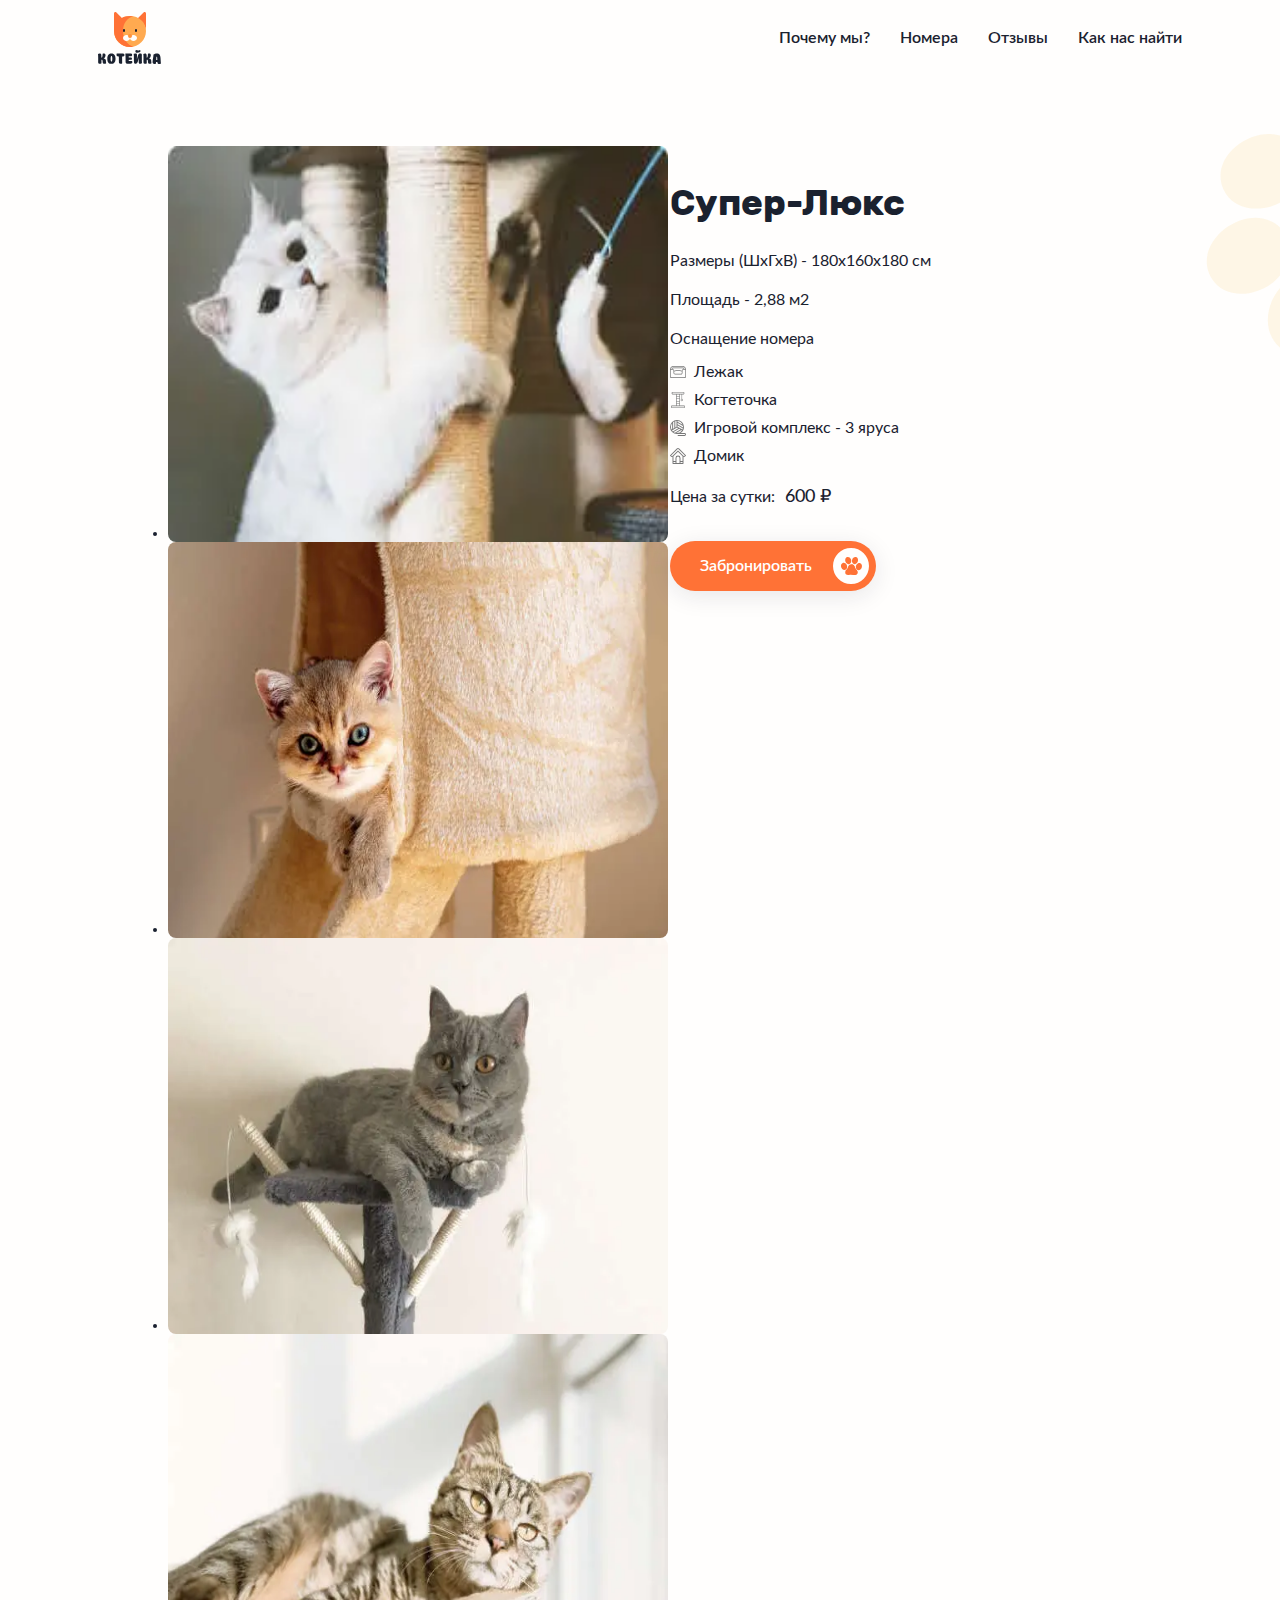
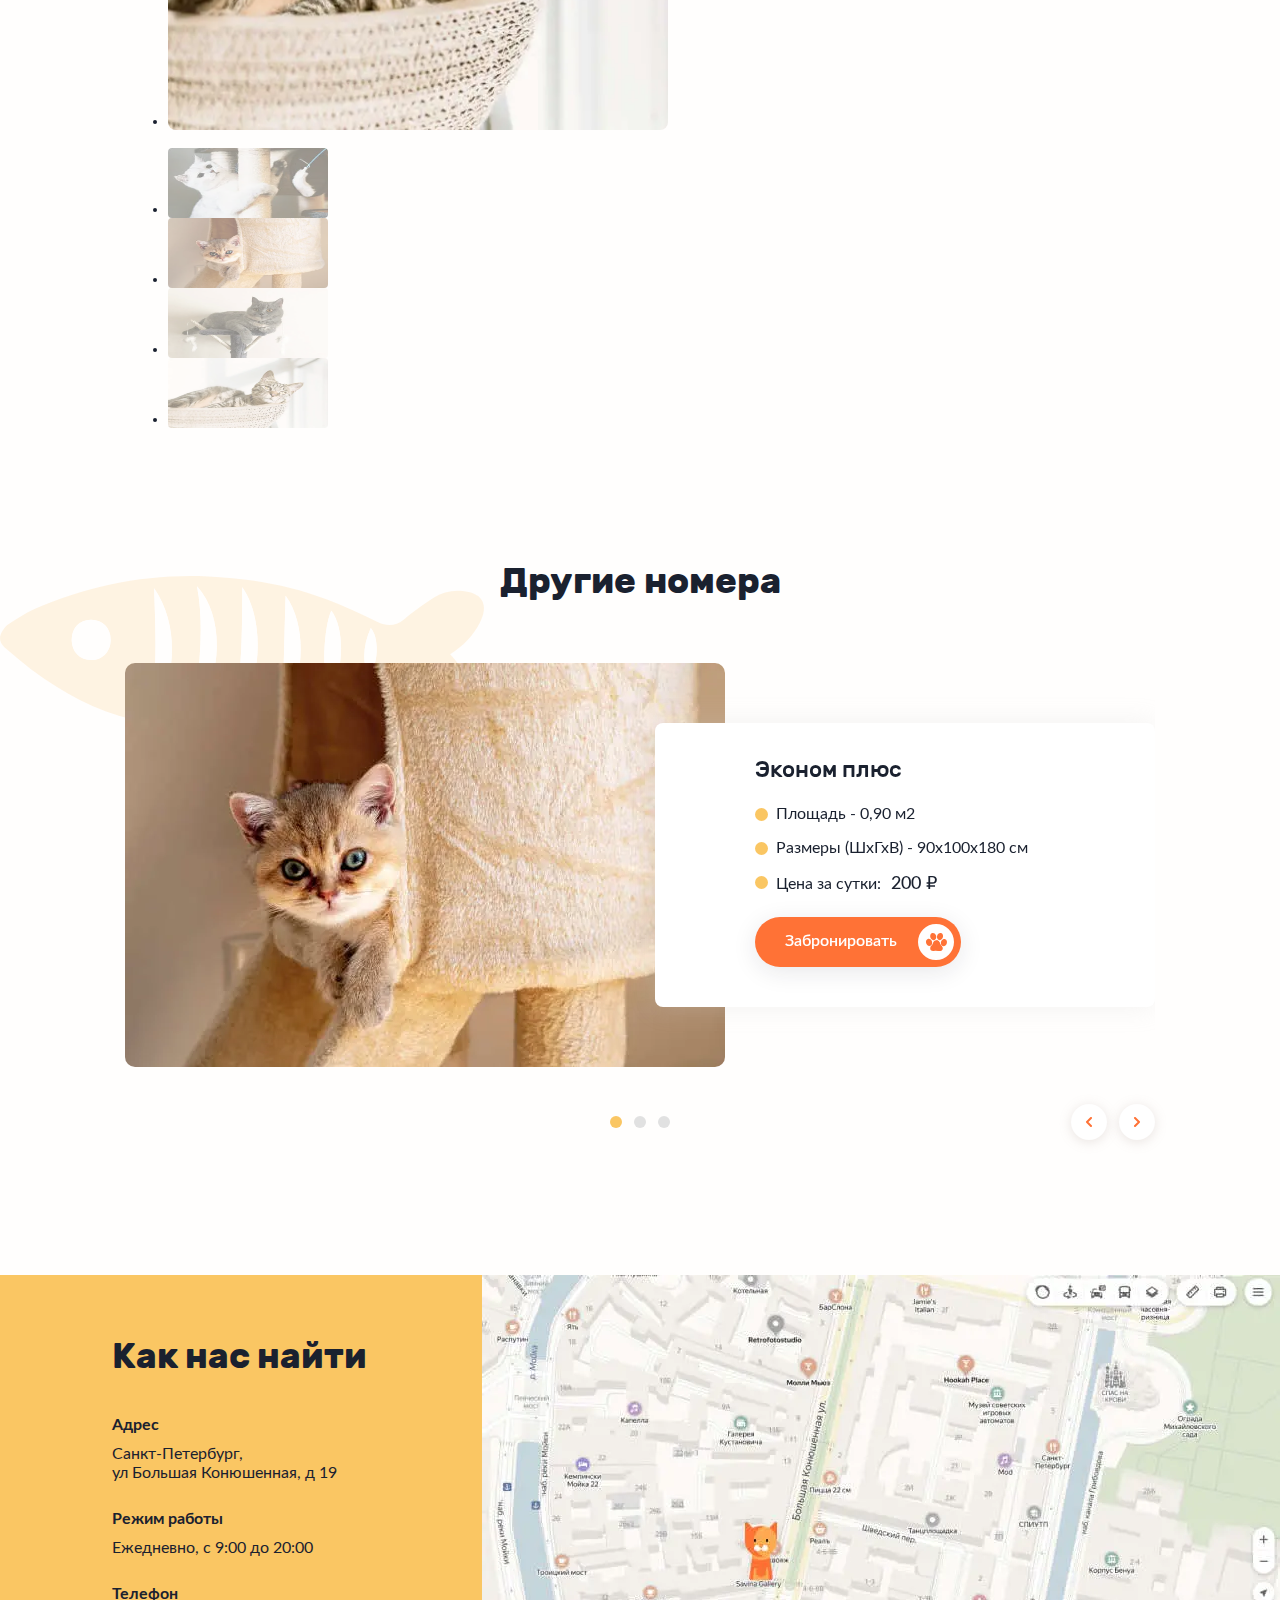
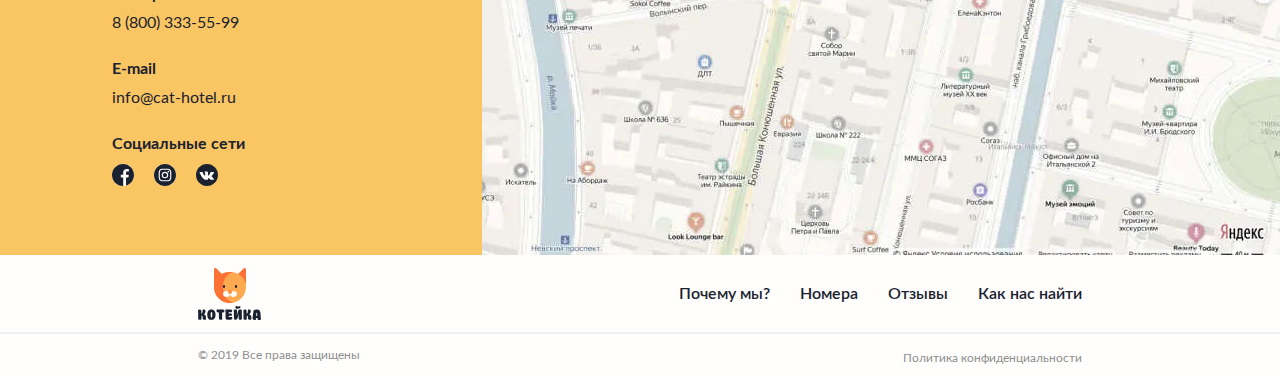
<file: room.html>
<!DOCTYPE html>
<html lang="ru">
  <head>
    <meta charset="utf-8">
    <meta http-equiv="X-UA-Compatible" content="IE=edge">
    <title>Котейка::Карточка номера</title>
    <meta name="theme-color" content="#fff">
    <meta name="apple-mobile-web-app-status-bar-style" content="black-translucent">
    <meta name="viewport" content="width=device-width, initial-scale=1.0">
    <link rel="shortcut icon" href="img/favicons/favicon.ico" type="image/x-icon">
    <link rel="icon" sizes="16x16" href="img/favicons/favicon-16x16.png" type="image/png">
    <link rel="icon" sizes="32x32" href="img/favicons/favicon-32x32.png" type="image/png">
    <link rel="apple-touch-icon-precomposed" href="img/favicons/apple-touch-icon-precomposed.png">
    <link rel="apple-touch-icon" href="img/favicons/apple-touch-icon.png">
    <link rel="apple-touch-icon" sizes="57x57" href="img/favicons/apple-touch-icon-57x57.png">
    <link rel="apple-touch-icon" sizes="60x60" href="img/favicons/apple-touch-icon-60x60.png">
    <link rel="apple-touch-icon" sizes="72x72" href="img/favicons/apple-touch-icon-72x72.png">
    <link rel="apple-touch-icon" sizes="76x76" href="img/favicons/apple-touch-icon-76x76.png">
    <link rel="apple-touch-icon" sizes="114x114" href="img/favicons/apple-touch-icon-114x114.png">
    <link rel="apple-touch-icon" sizes="120x120" href="img/favicons/apple-touch-icon-120x120.png">
    <link rel="apple-touch-icon" sizes="144x144" href="img/favicons/apple-touch-icon-144x144.png">
    <link rel="apple-touch-icon" sizes="152x152" href="img/favicons/apple-touch-icon-152x152.png">
    <link rel="apple-touch-icon" sizes="167x167" href="img/favicons/apple-touch-icon-167x167.png">
    <link rel="apple-touch-icon" sizes="180x180" href="img/favicons/apple-touch-icon-180x180.png">
    <link rel="apple-touch-icon" sizes="1024x1024" href="img/favicons/apple-touch-icon-1024x1024.png">
    <link rel="stylesheet" href="styles/main.min.css">
  </head>
  <body class="body">
    <div class="tooltip" role="tooltip">
      <div class="tooltip__arrow" data-popper-arrow="true"></div>
    </div>
    <div class="modal modal_view_big-paw" id="booking">
      <div class="modal__window">
        <div class="modal__title">
          <button class="modal__close-btn" type="button" data-dismiss="modal"></button>
        </div>
        <div class="modal__body">
          <form class="booking-form" action="javascript:void(0)">
            <div class="booking-form__title">Забронировать номер</div>
            <div class="input-group">
              <input class="input-group__input" type="text" name="your-name">
              <label class="input-group__label">Ваше имя</label>
            </div>
            <div class="input-group">
              <input class="input-group__input" type="text" name="pet-name">
              <label class="input-group__label">Имя Питомца</label>
            </div>
            <div class="input-group">
              <input class="input-group__input" type="tel" name="tel" pattern="[0-9]{1}[0-9]{3}[0-9]{3}[0-9]{2}[0-9]{2}">
              <label class="input-group__label">Телефон</label>
            </div>
            <div class="input-group">
              <input class="input-group__input" type="email" name="email">
              <label class="input-group__label">E-mail</label>
            </div>
            <div class="date-range">
              <div class="date-range__title">Дата заезда</div>
              <label class="date-range__label-from">с</label>
              <input class="date-range__input-from" type="date" name="date-from">
              <label class="date-range__label-to">по</label>
              <input class="date-range__input-to" type="date" name="date-to">
            </div>
            <button class="send-button" data-target="thanks" data-toggle="modal">Отправить заявку</button>
          </form>
        </div>
      </div>
    </div>
    <div class="modal modal_view_small-paw" id="thanks">
      <div class="modal__window">
        <div class="modal__title">
          <button class="modal__close-btn" type="button" data-dismiss="modal"></button>
        </div>
        <div class="modal__body">
          <div class="response">
            <div class="response__title">Спасибо за заявку!</div>
            <div class="response__text">Мы свяжемся с вами в ближайшее время</div>
            <button class="ok-button" data-dismiss="modal">Ок</button>
          </div>
        </div>
      </div>
    </div>
    <div class="modal modal_view_smart" id="burger-menu">
      <div class="modal__window">
        <div class="modal__title">
          <button class="modal__close-btn" type="button" data-dismiss="modal"></button>
        </div>
        <div class="modal__body">
          <div class="burger-menu">
            <div class="logo"><a href="/"><img src="/img/logo.svg" alt="Котейка"></a></div>
            <ul class="burger-menu__list">
              <li class="burger-menu__item"><a class="burger-menu__link" href="/#advantages" data-dismiss="modal">Почему мы?</a></li>
              <li class="burger-menu__item"><a class="burger-menu__link" href="/#rooms" data-dismiss="modal">Номера</a></li>
              <li class="burger-menu__item"><a class="burger-menu__link" href="/#reviews" data-dismiss="modal">Отзывы</a></li>
              <li class="burger-menu__item"><a class="burger-menu__link" href="/#contacts" data-dismiss="modal">Контакты</a></li>
            </ul><a class="burger-menu__phone" href="tel:88003335599">8 (800) 333-55-99</a>
            <ul class="social-icons">
              <li class="social-icons__item"><a class="social-icons__link" href="https://fb.com"></a><img src="/img/sprites/sprite-social.svg#fb" alt="fb" width="22" height="22" loading="lazy"></li>
              <li class="social-icons__item"><a class="social-icons__link" href="https://instagram.com"></a><img src="/img/sprites/sprite-social.svg#ig" alt="ig" width="22" height="22" loading="lazy"></li>
              <li class="social-icons__item"><a class="social-icons__link" href="https://vk.com"></a><img src="/img/sprites/sprite-social.svg#vk" alt="vk" width="22" height="22" loading="lazy"></li>
            </ul>
          </div>
        </div>
      </div>
    </div>
    <div class="modal modal_view_filter" id="filter">
      <div class="modal__window">
        <div class="modal__title">
          <button class="modal__close-btn" type="button" data-dismiss="modal"></button>
        </div>
        <div class="modal__body">
          <div class="filter">
            <div class="text-range text-range_view_catalog" data-tooltip-title="Цена за сутки">
              <div class="text-range__title">Цена за сутки,  &#8381;</div>
              <div class="text-range__inner">
                <label class="field-text"><span class="field-text__name">от</span><span class="field-text__input-wrap">
                    <input class="field-text__input" type="text"/></span>
                </label>
                <label class="field-text"><span class="field-text__name">до</span><span class="field-text__input-wrap">
                    <input class="field-text__input" type="text"/></span>
                </label>
              </div>
            </div>
            <div class="field-checkbox field-checkbox_view_catalog">
              <div class="field-checkbox__title">Площадь</div>
              <div class="field-checkbox__input-wrap">
                <label class="field-checkbox__name">
                  <input class="field-checkbox__input" type="checkbox" name="check1" checked="checked"/><span class="field-checkbox__name-text">0.63 м2</span>
                </label>
              </div>
              <div class="field-checkbox__input-wrap">
                <label class="field-checkbox__name">
                  <input class="field-checkbox__input" type="checkbox" name="check2" checked="checked"/><span class="field-checkbox__name-text">0,90 м2</span>
                </label>
              </div>
              <div class="field-checkbox__input-wrap">
                <label class="field-checkbox__name">
                  <input class="field-checkbox__input" type="checkbox" name="check3" checked="checked"/><span class="field-checkbox__name-text">1.13 м2</span>
                </label>
              </div>
              <div class="field-checkbox__input-wrap">
                <label class="field-checkbox__name">
                  <input class="field-checkbox__input" type="checkbox" name="check4" checked="checked"/><span class="field-checkbox__name-text">1,56 м2</span>
                </label>
              </div>
              <div class="field-checkbox__input-wrap">
                <label class="field-checkbox__name">
                  <input class="field-checkbox__input" type="checkbox" name="check5" checked="checked"/><span class="field-checkbox__name-text">2,56 м2</span>
                </label>
              </div>
              <div class="field-checkbox__input-wrap">
                <label class="field-checkbox__name">
                  <input class="field-checkbox__input" type="checkbox" name="check6" checked="checked"/><span class="field-checkbox__name-text">2,88 м2</span>
                </label>
              </div>
            </div>
            <div class="field-checkbox field-checkbox_view_catalog">
              <div class="field-checkbox__title">Оснащение номера</div>
              <div class="field-checkbox__input-wrap">
                <label class="field-checkbox__name">
                  <input class="field-checkbox__input" type="checkbox" name="check7" checked="checked"/><span class="field-checkbox__name-text">Пустой номер</span>
                </label>
              </div>
              <div class="field-checkbox__input-wrap">
                <label class="field-checkbox__name">
                  <input class="field-checkbox__input" type="checkbox" name="check8" checked="checked"/><span class="field-checkbox__name-text">Лежак</span>
                </label>
              </div>
              <div class="field-checkbox__input-wrap">
                <label class="field-checkbox__name">
                  <input class="field-checkbox__input" type="checkbox" name="check9" checked="checked"/><span class="field-checkbox__name-text">Когтеточка</span>
                </label>
              </div>
              <div class="field-checkbox__input-wrap">
                <label class="field-checkbox__name">
                  <input class="field-checkbox__input" type="checkbox" name="check10" checked="checked"/><span class="field-checkbox__name-text">Игровой комплекс</span>
                </label>
              </div>
              <div class="field-checkbox__input-wrap">
                <label class="field-checkbox__name">
                  <input class="field-checkbox__input" type="checkbox" name="check11" checked="checked"/><span class="field-checkbox__name-text">Домик</span>
                </label>
              </div>
            </div>
            <button class="filter-button filter-button_apply">Применить</button>
            <button class="filter-button">Сбросить фильтр</button>
          </div>
        </div>
      </div>
    </div>
    <div class="page page_view_room">
      <header class="header">
        <nav class="navbar header__navbar">
          <div class="logo"><a href="/"><img src="/img/logo.svg" alt="Котейка" width="63" height="52"></a></div>
          <ul class="menu">
            <li class="menu__item"><a class="menu__link" href="#advantages">Почему мы?</a></li>
            <li class="menu__item"><a class="menu__link" href="#rooms">Номера</a></li>
            <li class="menu__item"><a class="menu__link" href="#reviews">Отзывы</a></li>
            <li class="menu__item"><a class="menu__link" href="#contacts">Как нас найти</a></li>
          </ul>
          <button class="burger-button" type="button" data-toggle="modal" data-target="burger-menu"></button>
        </nav>
      </header>
      <section class="room">
        <div class="room__sliders">
          <div class="slider room__slider room__slider_slave">
            <div class="swiper-container">
              <div class="swiper-wrapper">
                <li class="glide__slide"><img src="/img/catalog/06.webp" width="500" height="396"></li>
                <li class="glide__slide"><img src="/img/room1.webp" width="500" height="396"></li>
                <li class="glide__slide"><img src="/img/room2.webp" width="500" height="396"></li>
                <li class="glide__slide"><img src="/img/room3.webp" width="500" height="396"></li>
              </div>
            </div>
            <div class="swiper-pagination"></div>
            <div class="swiper-navigation">
              <button class="swiper-button swiper-button-prev"></button>
              <button class="swiper-button swiper-button-next"></button>
            </div>
          </div>
          <div class="slider room__slider room__slider_master">
            <div class="swiper-container">
              <div class="swiper-wrapper">
                <li class="glide__slide"><img src="/img/catalog/06.webp" width="160" height="70"></li>
                <li class="glide__slide"><img src="/img/room1.webp" width="160" height="70"></li>
                <li class="glide__slide"><img src="/img/room2.webp" width="160" height="70"></li>
                <li class="glide__slide"><img src="/img/room3.webp" width="160" height="70"></li>
              </div>
            </div>
            <div class="swiper-pagination"></div>
            <div class="swiper-navigation">
              <button class="swiper-button swiper-button-prev"></button>
              <button class="swiper-button swiper-button-next"></button>
            </div>
          </div>
        </div>
        <div class="card-detailed">
          <h3 class="card-detailed__title">Супер-Люкс</h3>
          <ul class="card-detailed__list">
            <li class="card-detailed__list-item">Размеры (ШхГхВ) - 180x160x180 см</li>
            <li class="card-detailed__list-item">Площадь - 2,88 м2</li>
            <li class="card-detailed__list-item">
              <p>Оснащение номера</p>
              <ul>
                <li><img class="card__equipment" src="/img/sprites/sprite-equipment.svg#sunbed" data-tooltip-content="Лежак" width="16" height="16" alt="Лежак"/><span>Лежак</span></li>
                <li><img class="card__equipment" src="/img/sprites/sprite-equipment.svg#claws-sharpener" data-tooltip-content="Когтеточка" width="16" height="16" alt="Когтеточка"/><span>Когтеточка</span></li>
                <li><img class="card__equipment" src="/img/sprites/sprite-equipment.svg#toys" data-tooltip-content="Игровой комплекс - 3 яруса" width="16" height="16" alt="Игровой комплекс - 3 яруса"/><span>Игровой комплекс - 3 яруса</span></li>
                <li><img class="card__equipment" src="/img/sprites/sprite-equipment.svg#house" data-tooltip-content="Домик" width="16" height="16" alt="Домик"/><span>Домик</span></li>
              </ul>
            </li>
            <li class="card-detailed__list-item">Цена за сутки: <span class="card__price">600 &#8381;</span></li>
          </ul>
          <button class="booking-button card__booking-button" data-toggle="modal" data-target="booking">Забронировать</button>
        </div>
      </section>
      <section class="rooms" id="rooms">
        <h2 class="rooms__title"><a href="catalog.html">Другие номера</a></h2>
        <div class="rooms__slider">
          <div class="slider">
            <div class="swiper-container">
              <div class="swiper-wrapper">
                <div class="swiper-slide">
                  <div class="card-brief">
                    <div class="card-brief__photo"><a><img src="/img/room1.webp" width="600" height="404" alt="номер &quot;Эконом плюс&quot;" loading="lazy"/></a>
                    </div>
                    <div class="card-brief__body"><a>
                        <h3 class="card-brief__title">Эконом плюс</h3></a>
                      <ul class="card-brief__list">
                        <li class="card-brief__list-item">Площадь - 0,90 м2</li>
                        <li class="card-brief__list-item">Размеры (ШхГхВ) - 90x100x180 см</li>
                        <li class="card-brief__list-item">Цена за сутки: <span class="card__price">200 &#8381;</span></li>
                      </ul>
                      <button class="booking-button card__booking-button" data-toggle="modal" data-target="booking">Забронировать</button>
                    </div>
                  </div>
                </div>
                <div class="swiper-slide">
                  <div class="card-brief">
                    <div class="card-brief__photo"><a><img src="/img/room2.webp" width="600" height="404" alt="номер &quot;Комфорт&quot;" loading="lazy"/></a>
                    </div>
                    <div class="card-brief__body"><a>
                        <h3 class="card-brief__title">Комфорт</h3></a>
                      <ul class="card-brief__list">
                        <li class="card-brief__list-item">Площадь - 1,13 м2</li>
                        <li class="card-brief__list-item">Размеры (ШхГхВ) - 100x125x180 см</li>
                        <li class="card-brief__list-item">Цена за сутки: <span class="card__price">250 &#8381;</span></li>
                      </ul>
                      <button class="booking-button card__booking-button" data-toggle="modal" data-target="booking">Забронировать</button>
                    </div>
                  </div>
                </div>
                <div class="swiper-slide">
                  <div class="card-brief">
                    <div class="card-brief__photo"><a><img src="/img/room3.webp" width="600" height="404" alt="номер &quot;Сьют&quot;" loading="lazy"/></a>
                    </div>
                    <div class="card-brief__body"><a>
                        <h3 class="card-brief__title">Сьют</h3></a>
                      <ul class="card-brief__list">
                        <li class="card-brief__list-item">Площадь - 1,56 м2</li>
                        <li class="card-brief__list-item">Размеры (ШхГхВ) - 125x125x180 см</li>
                        <li class="card-brief__list-item">Цена за сутки: <span class="card__price">350 &#8381;</span></li>
                      </ul>
                      <button class="booking-button card__booking-button" data-toggle="modal" data-target="booking">Забронировать</button>
                    </div>
                  </div>
                </div>
              </div>
            </div>
            <div class="swiper-pagination"></div>
            <div class="swiper-navigation">
              <button class="swiper-button swiper-button-prev"></button>
              <button class="swiper-button swiper-button-next"></button>
            </div>
          </div>
        </div>
      </section>
      <section class="contacts" id="contacts">
        <div class="contacts__address">
          <h2 class="contacts__title">Как нас найти</h2>
          <dl>
            <dt class="contacts__subtitle">Адрес</dt>
            <dd class="contacts__text">Санкт-Петербург,<br> ул Большая Конюшенная, д 19</dd>
            <dt class="contacts__subtitle">Режим работы</dt>
            <dd class="contacts__text">Ежедневно, с 9:00 до 20:00</dd>
            <dt class="contacts__subtitle">Телефон</dt>
            <dd class="contacts__text"><a href="tel:88003335599">8 (800) 333-55-99</a></dd>
            <dt class="contacts__subtitle">E-mail</dt>
            <dd class="contacts__text"><a href="mailto:info@cat-hotel.ru">info@cat-hotel.ru</a></dd>
            <dt class="contacts__subtitle">Социальные сети</dt>
            <dd> 
              <ul class="social-icons">
                <li class="social-icons__item"><a class="social-icons__link" href="https://fb.com"></a><img src="/img/sprites/sprite-social.svg#fb" alt="fb" width="22" height="22" loading="lazy"></li>
                <li class="social-icons__item"><a class="social-icons__link" href="https://instagram.com"></a><img src="/img/sprites/sprite-social.svg#ig" alt="ig" width="22" height="22" loading="lazy"></li>
                <li class="social-icons__item"><a class="social-icons__link" href="https://vk.com"></a><img src="/img/sprites/sprite-social.svg#vk" alt="vk" width="22" height="22" loading="lazy"></li>
              </ul>
            </dd>
          </dl>
        </div>
        <div class="contacts__map">
          <picture>
            <source srcset="/img/map-mobile.webp" media="(min-width: 320px) and (max-width: 510px)">
            <source srcset="/img/map-tablet.webp" media="(max-width: 840px)">
            <source srcset="/img/map.webp" media="(max-width: 1366px)"><img src="/img/map.webp" alt="Карта" width="798" height="580" loading="lazy">
          </picture>
        </div>
      </section>
      <footer class="footer">
        <nav class="navbar footer__navbar">
          <div class="logo"><a href="/"><img src="/img/logo.svg" alt="Котейка" width="63" height="52"></a></div>
          <ul class="menu">
            <li class="menu__item"><a class="menu__link" href="#advantages">Почему мы?</a></li>
            <li class="menu__item"><a class="menu__link" href="#rooms">Номера</a></li>
            <li class="menu__item"><a class="menu__link" href="#reviews">Отзывы</a></li>
            <li class="menu__item"><a class="menu__link" href="#contacts">Как нас найти</a></li>
          </ul>
        </nav>
        <hr class="footer__line">
        <div class="footer__legal-info">
          <p class="footer__copyright">&copy; 2019 Все права защищены</p>
          <p><a class="footer__privacy-policy" href="javascript:void(0)">Политика конфиденциальности</a></p>
        </div>
      </footer>
    </div>
    <script src="js/room.min.js"></script>
    <script src="js/vendor.min.js"></script>
  </body>
</html>
</file>
<file: styles/main.min.css>
@charset "UTF-8";html{line-height:1.15;-webkit-text-size-adjust:100%;scroll-behavior:smooth}body{margin:0}details,main{display:block}h1{font-size:2em;margin:.67em 0}hr{box-sizing:content-box;height:0;overflow:visible}code,kbd,pre,samp{font-family:monospace,monospace;font-size:1em}a{background-color:transparent}abbr[title]{border-bottom:none;text-decoration:underline;-webkit-text-decoration:underline dotted;text-decoration:underline dotted}b,strong{font-weight:bolder}small{font-size:80%}sub,sup{font-size:75%;line-height:0;position:relative;vertical-align:baseline}sub{bottom:-.25em}sup{top:-.5em}img{border-style:none}button,input,optgroup,select,textarea{font-family:inherit;font-size:100%;line-height:1.15;margin:0}button,input{overflow:visible}button,select{text-transform:none}[type=button],[type=reset],[type=submit],button{-webkit-appearance:button}[type=button]::-moz-focus-inner,[type=reset]::-moz-focus-inner,[type=submit]::-moz-focus-inner,button::-moz-focus-inner{border-style:none;padding:0}[type=button]:-moz-focusring,[type=reset]:-moz-focusring,[type=submit]:-moz-focusring,button:-moz-focusring{outline:ButtonText dotted 1px}fieldset{padding:.35em .75em .625em}legend{box-sizing:border-box;color:inherit;display:table;max-width:100%;padding:0;white-space:normal}progress{vertical-align:baseline}textarea{overflow:auto}[type=checkbox],[type=radio]{box-sizing:border-box;padding:0}[type=number]::-webkit-inner-spin-button,[type=number]::-webkit-outer-spin-button{height:auto}[type=search]{-webkit-appearance:textfield;outline-offset:-2px}[type=search]::-webkit-search-decoration{-webkit-appearance:none}::-webkit-file-upload-button{-webkit-appearance:button;font:inherit}summary{display:list-item}[hidden],template{display:none}.custom-select-container{position:relative;box-sizing:border-box}.custom-select-container *{box-sizing:border-box}.custom-select-container.is-disabled{opacity:.333}.custom-select-opener{background-color:#ccc;padding:.5em;display:block;cursor:pointer;width:100%}.custom-select-container select{visibility:hidden;position:absolute;top:0;left:0}.custom-select-panel{max-height:0;transition:max-height .5s ease-out,overflow-y .1s .5s;overflow:hidden;background-color:#e9e9e9;position:absolute;top:100%;z-index:1;width:100%}.custom-select-container.is-open .custom-select-panel{max-height:10.7em;overflow-y:auto}.custom-select-option{padding:.5em}.custom-select-option.has-focus{background-color:#add8e6}.custom-select-option.is-selected::before{content:"✔";padding-right:.5em}.custom-select-optgroup>.custom-select-option{padding-left:2em}.custom-select-optgroup::before{content:attr(data-label);display:block;padding:.5em;color:#888}.field-checkbox{display:block;margin-bottom:1em}.field-checkbox__title{display:block;margin-bottom:.4em;line-height:1.5;font-weight:700}.field-checkbox__input-wrap+.field-checkbox__input-wrap{margin-top:1em}.field-checkbox__input-wrap_error .field-checkbox__help-text,.field-checkbox__input-wrap_error .field-checkbox__name-text{color:#d8544f}.field-checkbox__name{display:inline-block;position:relative;padding-left:1.5em;margin-right:.6em;font-weight:400;line-height:1.5}.field-checkbox__name-text{display:inline-block}input:disabled~.field-checkbox__name-text{cursor:not-allowed}.field-checkbox__name-text::before{content:"";position:absolute;top:5px;left:0;width:14px;height:14px;border:2px solid currentColor;border-radius:3px}input:focus~.field-checkbox__name-text:before{outline:0;box-shadow:0 0 0 2px rgba(2,117,217,.7)}input:disabled~.field-checkbox__name-text:before{border-color:#999;background:#ccc}.field-checkbox__input{position:absolute;top:.7em;left:0;margin:0;padding:0;transform:translateY(-50%);opacity:0}.field-checkbox__input:active,.field-checkbox__input:focus{outline:0;box-shadow:0 0 0 2px rgba(2,117,217,.7)}.field-checkbox__help-text-wrap{padding-left:1.5em}.field-checkbox__help-text{display:block;padding-top:.4em;font-size:.75em;line-height:1.2em;color:gray}.field-checkbox__help-text:empty{display:none}.field-checkbox_view_catalog{margin-bottom:29px}.field-checkbox_view_catalog:last-of-type{margin-bottom:36px}.field-checkbox_view_catalog .field-checkbox__title{font-weight:500;font-size:16px;line-height:19px;color:#1a212f;margin-bottom:14px}.field-checkbox_view_catalog .field-checkbox__name{padding-left:30px}.field-checkbox_view_catalog .field-checkbox__name-text{font-weight:400;font-size:14px;line-height:17px;color:#1a212f}.field-checkbox_view_catalog .field-checkbox__name-text::before{top:2px;width:18px;height:18px;border:1px solid #e1e1e1;border-radius:0}input:checked~.field-checkbox__name-text::before{background-image:url(/img/catalog/checked.svg);background-repeat:no-repeat;background-position:center center}.field-checkbox_view_catalog .field-checkbox__input-wrap+.field-checkbox__input-wrap{margin-top:11px}.field-text{display:block;margin-bottom:1em}.field-text__name{display:block;margin-bottom:.4em;line-height:1.5;font-weight:700}.field-text__input-wrap{display:block}.field-text__input{display:inline-block;vertical-align:middle;width:100%;min-height:calc(1.5em + 5px + 5px + 2px);margin:0;border:1px solid #b3b3b3;border-radius:3px;padding:5px 12px;line-height:1.5;font-size:1em;font-family:inherit;background-color:#fff;-moz-appearance:textfield;-webkit-appearance:textfield;appearance:textfield}.field-text__input:focus{outline:0;box-shadow:0 0 0 2px rgba(2,117,217,.7)}.field-text__input[disabled],.field-text__input[readonly]{cursor:not-allowed;background-color:#ccc}.field-text__input::-webkit-inner-spin-button,.field-text__input::-webkit-outer-spin-button,.field-text__input::-webkit-search-cancel-button,.field-text__input::-webkit-search-decoration{-webkit-appearance:none}.field-text__input[type=color]{padding:0}.field-text__input::-moz-placeholder{color:gray;opacity:1}.field-text__input:-ms-input-placeholder{color:gray;opacity:1}.field-text__input::-ms-input-placeholder{color:gray;opacity:1}.field-text__input::placeholder{color:gray;opacity:1}textarea.field-text__input{height:auto;min-height:calc(13px + 2px);resize:vertical}.field-text__help-text{display:block;padding-top:.4em;font-size:.75em;line-height:1.2em;color:gray}.field-text__help-text:empty{display:none}.field-text__error .field-text__help-text,.field-text__error .field-text__input,.field-text__error .field-text__name{color:#d8544f}.field-text__error .field-text__input{border-color:#d8544f;background-color:#f9e2e2}@font-face{font-family:Rubik;src:url(/fonts/Rubikmedium.woff2) format("woff2"),url(/fonts/Rubikmedium.woff) format("woff");font-weight:500;font-style:normal;font-display:swap}@font-face{font-family:Rubik;src:url(/fonts/Rubikbold.woff2) format("woff2"),url(/fonts/Rubikbold.woff) format("woff");font-weight:700;font-style:normal;font-display:swap}@font-face{font-family:Lato;src:url(/fonts/LatoLight.woff2) format("woff2"),url(/fonts/LatoLight.woff) format("woff");font-weight:300;font-style:normal;font-display:swap}@font-face{font-family:Lato;src:url(/fonts/LatoRegular.woff2) format("woff2"),url(/fonts/LatoRegular.woff) format("woff");font-weight:400;font-style:normal;font-display:swap}@font-face{font-family:Lato;src:url(/fonts/LatoMedium.woff2) format("woff2"),url(/fonts/LatoMedium.woff) format("woff");font-weight:500;font-style:normal;font-display:swap}@font-face{font-family:Lato;src:url(/fonts/LatoSemibold.woff2) format("woff2"),url(/fonts/LatoSemibold.woff) format("woff");font-weight:600;font-style:normal;font-display:swap}@font-face{font-family:Lato;src:url(/fonts/LatoBold.woff2) format("woff2"),url(/fonts/LatoBold.woff) format("woff");font-weight:700;font-style:normal;font-display:swap}@font-face{font-family:Boomboom;src:url(/fonts/boomboom.woff2) format("woff2"),url(/fonts/boomboom.woff) format("woff");font-weight:400;font-style:normal;font-display:swap}.body{font-family:Lato,sans-serif;font-style:normal;color:#1a212f}.tooltip{display:none;position:relative;z-index:1;height:30px;border:1px solid #fac663;padding:.7em;font-family:Lato,sans-serif;font-style:normal;font-weight:600;font-size:12px;line-height:14px;color:#1a212f;background:#fff;box-shadow:0 4px 12px rgba(173,152,143,.18);border-radius:4px}.tooltip[data-show]{display:block}.tooltip__arrow,.tooltip__arrow::before{position:absolute;z-index:-1;width:12px;height:12px;background-color:#fff}.tooltip__arrow::before{content:"";transform:rotate(-45deg);border-left:1px solid #fac663;border-bottom:1px solid #fac663}.tooltip[data-popper-placement^=top]>.tooltip__arrow{bottom:-6px}.tooltip[data-popper-placement^=bottom]>.tooltip__arrow{top:-6px}.tooltip[data-popper-placement^=bottom]>.tooltip__arrow::before{transform:rotate(135deg)}.tooltip[data-popper-placement^=left]>.tooltip__arrow{right:-6px}.tooltip[data-popper-placement^=left]>.tooltip__arrow::before{transform:rotate(-135deg)}.tooltip[data-popper-placement^=right]>.tooltip__arrow{left:-7px}.tooltip[data-popper-placement^=right]>.tooltip__arrow::before{transform:rotate(45deg)}.modal{position:fixed;z-index:100;top:0;right:0;bottom:0;left:0;overflow:auto;margin:0;padding:0;background:rgba(255,254,253,.8);opacity:0;pointer-events:none}.modal__close-btn{position:absolute;top:36px;right:36px;width:24px;height:24px;background-color:rgba(255,254,253,0);background-image:url(/img/close-btn.svg);background-repeat:no-repeat;background-position:center center}.modal__title{position:relative;text-align:center;padding-top:62px;font-family:Rubik,sans-serif;font-weight:700;font-size:28px;line-height:33px;color:#1a212f}.modal__window{width:570px;margin:30px auto;background-color:#fffefd;box-shadow:0 0 25px rgba(153,153,153,.25);border-radius:10px}.modal_hidden{opacity:0;pointer-events:none}.modal_view_big-paw .modal__window{background-image:url(/img/paw-modal-1.svg);background-position:-15px -25px;background-repeat:no-repeat;background-size:123px 128px}.modal_view_filter .modal__window{width:332px;margin:130px auto 0;box-shadow:0 4px 25px rgba(153,153,153,.25);border-radius:6px}.modal_view_filter .modal__close-btn{position:absolute;top:24px;right:24px;width:16px;height:16px}.modal_view_filter .modal__title{padding-top:50px}.modal_view_small-paw .modal__window{background-image:url(/img/paw-modal-2.svg);background-position:left -9px bottom -9px;background-repeat:no-repeat}.modal_view_smart .modal__window{width:100%;height:100%;margin:0;box-shadow:none;border-radius:0;background:#fac663}.modal_view_smart .modal__close-btn{position:absolute;top:24px;right:24px;width:16px;height:16px}.modal_view_smart .modal__body,.modal_view_smart .modal__title{padding:0}.modal_visible{opacity:1;pointer-events:auto}.booking-form{padding:0 70px 70px;text-align:center}.booking-form__title{margin-bottom:45px;font-family:Rubik,sans-serif;font-weight:700;font-size:28px;line-height:33px;color:#1a212f}.input-group{display:inline-block;position:relative;margin-bottom:20px}.input-group__input{width:430px;height:52px;border:1px solid #d7d7d7;border-radius:25px;padding-left:30px}.input-group__input:focus~.input-group__label,.input-group__input:not(:focus):valid~.input-group__label{top:-2px;font-size:10px}.input-group__label{position:absolute;top:15px;left:30px;transition:.3s;pointer-events:none;font-weight:400;font-size:16px;line-height:19px;color:#1a212f}.date-range{display:inline-block;margin-bottom:49px}.date-range__input-from{margin-right:11px;display:inline-block;width:129px;height:52px;border:1px solid #d7d7d7;border-radius:25px;font-weight:400;font-size:16px;line-height:19px;color:#1a212f;text-align:center}.date-range__input-to{display:inline-block;width:129px;height:52px;border:1px solid #d7d7d7;border-radius:25px;font-weight:400;font-size:16px;line-height:19px;color:#1a212f;text-align:center}.date-range__label-from{margin-right:5px;display:inline-block;font-weight:400;font-size:16px;line-height:19px;color:#1a212f}.date-range__label-to{display:inline-block;margin-right:5px;font-weight:400;font-size:16px;line-height:19px;color:#1a212f}.date-range__title{margin-right:15px;display:inline-block;font-weight:400;font-size:16px;line-height:19px;color:#1a212f}.send-button{width:230px;height:50px;padding-left:32px;border-radius:25px;font-size:16px;line-height:19px;font-weight:600;text-align:left;color:#fff;background-color:#ff7236;background-image:url(/img/paw-alt.svg);background-repeat:no-repeat;background-position:right 7px center;box-shadow:0 5px 25px rgba(26,33,47,.1)}.response{padding-bottom:43px;text-align:center}.response__text{margin-bottom:50px;font-weight:400;font-size:16px;line-height:19px;color:#1a212f}.response__title{margin-bottom:25px;font-family:Rubik,sans-serif;font-weight:700;font-size:28px;line-height:33px;color:#1a212f}.ok-button{width:122px;height:50px;padding-left:34px;border-radius:25px;font-size:16px;line-height:19px;font-weight:600;text-align:left;color:#fff;background-color:#ff7236;background-image:url(/img/paw-alt.svg);background-repeat:no-repeat;background-position:right 7px center;box-shadow:0 5px 25px rgba(26,33,47,.1)}.burger-menu{padding-top:12px;padding-left:15px;font-family:Rubik,sans-serif;color:#1a212f}.burger-menu__item{margin-bottom:15px}.burger-menu__item:last-child{margin-bottom:0}.burger-menu__link{text-decoration:none;font-weight:500;font-size:20px;line-height:24px;color:inherit}.burger-menu__list{margin-top:45px;margin-bottom:31px;list-style:none}.burger-menu__phone{margin-bottom:21px;display:block;font-weight:400;font-size:16px;line-height:19px;text-decoration:none;color:inherit}.logo img{vertical-align:bottom}.social-icons{display:flex}.social-icons__item{position:relative;margin-right:20px;list-style:none}.social-icons__item:last-child{margin-right:0}.social-icons__item img{width:22px;height:22px;vertical-align:bottom}.social-icons__link{position:absolute;top:0;right:0;bottom:0;left:0}.filter{width:210px;padding-left:1px;padding-right:20px}.text-range{font-weight:500;font-size:16px;line-height:19px;color:#1a212f}.text-range__inner{display:flex}.text-range__title,.text-range_view_catalog{margin-bottom:16px}.text-range_view_catalog .field-text{position:relative;width:100px;margin-right:10px}.text-range_view_catalog .field-text:last-child{margin-right:0}.text-range_view_catalog .field-text__input{min-height:24px;border:1px solid #e1e1e1;padding:0 0 0 25px;font-weight:400;font-size:14px;line-height:17px;color:#1a212f;border-radius:0}.text-range_view_catalog .field-text__name{position:absolute;top:5px;left:5px;font-weight:400;font-size:14px;line-height:17px;color:#1a212f}.filter-button{width:185px;height:42px;border:2px solid #fac663;padding:0;margin-bottom:15px;background-image:none;font-weight:400;font-size:14px;line-height:17px;color:#1a212f;text-align:center;border-radius:25px;background-color:#fffefd}.filter-button_apply{background-color:#fac663}.page{width:100%;max-width:1366px;margin:0 auto;background-color:#fffefd}.page_view_index{background-image:url(/img/paw-bg-1.svg),url(/img/paw-bg-2.svg);background-position:1064px 590px,1117px 2213px;background-repeat:no-repeat}.page_view_room{background-image:url(/img/room/paw-room.svg);background-position:1206px 121px;background-repeat:no-repeat}.header__navbar{padding-left:98px;padding-right:98px}.navbar{display:flex;align-items:center;justify-content:space-between;padding-top:12px;padding-bottom:12px}.menu{display:flex;flex-wrap:wrap;max-width:1009px;list-style:none;padding-top:10px}.menu__item{margin-right:30px;margin-bottom:10px}.menu__item:last-child{margin-right:0}.menu__link{text-decoration:none;font-size:16px;line-height:19px;font-weight:600;color:#1a212f}.burger-button{display:none;width:22px;height:16px;background-color:#fffefd;background-image:url(/img/burger.svg);background-repeat:no-repeat}.catalog{max-width:1210px;margin:61px auto 108px}.catalog__cards{display:flex;flex-wrap:wrap;flex-basis:900px;justify-content:center;margin:0 -30px 0 0;padding-top:2px}.catalog__choice{display:flex}.catalog__header{display:flex;justify-content:space-between;margin-bottom:48px;padding-left:20px;padding-right:20px}.catalog__inner{display:flex;justify-content:space-between;padding-left:20px;padding-right:20px}.catalog__sort{align-self:flex-end;width:174px;height:35px;background:#fff}.catalog__sort .custom-select-container{box-sizing:border-box;position:relative;height:100%}.catalog__sort .custom-select-container *{box-sizing:border-box}.catalog__sort .custom-select-container.is-disabled{opacity:.333}.catalog__sort .custom-select-opener{display:flex;align-items:center;position:relative;width:100%;height:100%;padding:0 17px;background-color:#fff;box-shadow:0 2px 12px rgba(173,152,143,.18);border-radius:25px;cursor:pointer;font-weight:400;font-size:14px;line-height:17px;color:#1a212f}.catalog__sort .custom-select-opener::after{content:"";position:absolute;top:14px;right:20px;width:14px;height:8px;background-image:url(/img/catalog/arrow-open.svg)}.catalog__sort .custom-select-container select{position:absolute;top:0;left:0;visibility:hidden}.catalog__sort .custom-select-panel{position:absolute;z-index:1;top:0;width:100%;max-height:0;overflow:hidden;padding:0;transition:none;background-color:#fff;box-shadow:0 2px 12px rgba(173,152,143,.18);border-radius:4px;font-weight:400;font-size:14px;line-height:17px;color:#141312}.catalog__sort .custom-select-panel::after{content:"";position:absolute;top:14px;right:19px;width:14px;height:8px;background-image:url(/img/catalog/arrow-close.svg)}.catalog__sort .custom-select-container.is-open .custom-select-panel{height:139px;overflow-y:auto}.catalog__sort .custom-select-option{padding:.5em .5em .5em 17px;margin-bottom:4px;cursor:pointer}.catalog__sort .custom-select-option:first-child{margin-top:2px}.catalog__sort .custom-select-option:last-child{margin-bottom:0}.catalog__sort .custom-select-option.has-focus{background-color:#f9f2ec}.catalog__sort .custom-select-option.is-selected::before{content:"";padding-right:0}.catalog__sort .custom-select-optgroup>.custom-select-option{padding-left:2em}.catalog__sort .custom-select-optgroup::before{content:attr(data-label);display:block;padding:.5em;color:#888}.catalog__title{margin:0;padding-right:30px;font-family:Rubik,sans-serif;font-weight:700;font-size:36px;line-height:43px;color:#1a212f}.filter-open-button{display:none;align-self:flex-end;width:121px;height:35px;padding-left:22px;border-radius:25px;font-weight:600;font-size:14px;line-height:17px;background-color:#fff;background-image:url(/img/catalog/filter.svg);background-repeat:no-repeat;background-position:left 20px center;box-shadow:0 2px 12px rgba(173,152,143,.18);cursor:pointer}.card{display:flex;flex-direction:column;width:270px;margin:0 30px 30px 0}.card__body{display:flex;flex-direction:column;padding-top:21px;padding-bottom:25px;flex-grow:1;border-left:1px solid #e1e1e1;border-right:1px solid #e1e1e1;border-bottom:1px solid #e1e1e1;box-shadow:0 0 25px rgba(208,208,208,.25);border-bottom-left-radius:6px;border-bottom-right-radius:6px}.card__booking-button{margin-left:20px;margin-top:auto}.card__equipment{position:relative;z-index:0;bottom:-3px;width:16px;height:16px;margin-left:8px}.card__list{list-style:none;margin-bottom:15px;padding-left:20px}.card__list-item{font-weight:400;font-size:14px;line-height:17px;color:#1a212f;margin-bottom:8px}.card__list-item:last-child{margin-bottom:0;margin-top:3px}.card__photo img{width:100%;height:185px;-o-object-fit:cover;object-fit:cover;-o-object-position:0 0;object-position:0 0;border-top-left-radius:5px;border-top-right-radius:5px;vertical-align:bottom}.card__price{font-weight:500;font-size:18px;line-height:22px;color:#1a212f;margin-left:6px}.card__title{font-family:Rubik,sans-serif;font-weight:500;font-size:20px;line-height:24px;color:#1a212f;margin-bottom:12px;padding-left:20px}.booking-button{width:206px;height:50px;padding-left:30px;border-radius:25px;font-size:16px;line-height:19px;font-weight:600;text-align:left;color:#fff;background-color:#ff7236;background-image:url(/img/paw-alt.svg);background-repeat:no-repeat;background-position:right 7px center;box-shadow:0 5px 25px rgba(26,33,47,.1)}.booking-button_size_big{width:230px;height:46px;padding-left:51px;font-size:14px;line-height:17px;background-position:right 5px center}.booking-button_theme_light{color:#1a212f;background-color:#fffefd;background-image:url(/img/paw.svg)}.banner{position:relative;max-width:1170px;margin:0 auto 140px}.banner__conditions{margin-bottom:29px;width:254px;font-weight:400;font-size:16px;line-height:22px;color:#1a212f}.banner__image img{width:100%;height:379px;-o-object-fit:cover;object-fit:cover;vertical-align:bottom}.banner__inner{position:absolute;top:17.94%;left:23%;width:330px}.banner__slogan{margin-bottom:14px;font-family:Rubik,sans-serif;font-weight:700;font-size:36px;line-height:40px;color:#1a212f}.banner__slogan span{font-size:56px;line-height:56px}.contacts{display:flex;background-color:#fac663;margin-bottom:1px}.contacts li{list-style:none}.contacts__address{margin-top:60px;margin-left:auto;padding-left:40px;width:410px}.contacts__map img{width:100%;height:580px;-o-object-fit:cover;object-fit:cover;vertical-align:bottom}.contacts__subtitle{font-weight:700;font-size:calc(15px + (16 - 15) * (100vw / 1366));line-height:19px;color:#1a212f;margin-bottom:10px}.contacts__text{font-weight:400;font-size:calc(15px + (16 - 15) * (100vw / 1366));line-height:19px;color:#1a212f;margin-bottom:27px}.contacts__text a{text-decoration:none;color:inherit}.contacts__title{margin-bottom:38px;font-family:Rubik,sans-serif;font-size:calc(28px + (36 - 28) * (100vw / 1366));line-height:43px;font-weight:700;color:#1a212f}.footer{height:125px}.footer__copyright{margin-bottom:20px;font-size:12px;line-height:14px;font-weight:400;color:#8f8f8f}.footer__legal-info{display:flex;justify-content:space-between;padding-left:198px;padding-right:198px;margin-top:14px}.footer__line{border:1px solid #efefef}.footer__navbar{padding-left:198px;padding-right:198px}.footer__privacy-policy{margin-bottom:30px;text-decoration:none;font-size:12px;line-height:14px;font-weight:400;color:#8f8f8f}.promo{height:504px;background-image:url(/img/main-cat.webp);background-repeat:no-repeat;background-size:cover;background-position:center center;padding-top:150px;margin-bottom:131px}.promo__city{font-size:14px;line-height:17px;font-weight:400;color:#1a212f}.promo__inner{width:350px;margin:0 0 0 14.49%}.promo__subtitle{font-size:20px;line-height:24px;font-weight:500;color:#1a212f;margin-bottom:34px}.promo__title{font-family:Rubik,sans-serif;font-size:62px;line-height:66px;font-weight:700;color:#1a212f;margin-bottom:10px}.visually-hidden{position:absolute;width:1px;height:1px;overflow:hidden;border:0;padding:0;clip:rect(1px 1px 1px 1px);clip:rect(1px,1px,1px,1px)}.advantages{display:flex;flex-wrap:wrap;justify-content:center;width:100%;max-width:1200px;margin:0 auto 112px}.advantages__body{display:flex;flex-wrap:wrap;align-content:flex-start;justify-content:center;width:100%}.advantages__title{font-family:Rubik,sans-serif;font-size:36px;line-height:43px;font-weight:700;color:#1a212f;text-align:center;margin-bottom:60px}.advantage-card{flex:1 1 324px;max-width:370px;min-height:321px;margin:0 15px 20px;padding:30px 30px 10px;background-color:#fff;box-shadow:0 0 25px rgba(208,208,208,.25);border-radius:8px}.advantage-card__icon{display:flex;align-items:center;justify-content:center;width:91px;height:91px;background-color:#fac663;border-radius:50%;margin-bottom:29px}.advantage-card__icon img{width:55px;height:55px}.advantage-card__text{font-size:16px;line-height:22px;font-weight:400;color:#1a212f}.advantage-card__title{font-family:Rubik,sans-serif;font-size:22px;line-height:26px;font-weight:500;letter-spacing:-.2px;color:#1a212f;margin-bottom:12px}.rooms{background:url(/img/fish-bg.svg) 0 17px no-repeat;margin-bottom:143px}.rooms__slider{max-width:1030px;margin:0 auto}.rooms__slider .slider{position:relative}.rooms__slider .swiper-container{overflow:hidden}.rooms__slider .swiper-wrapper{display:flex}.rooms__slider .swiper-slide{flex-shrink:0}.rooms__slider .swiper-pagination{margin-top:47px;text-align:center}.rooms__slider .swiper-pagination-bullet{width:12px;height:12px;border-radius:6px;background-color:#e1e1e1;margin-right:12px}.rooms__slider .swiper-pagination-bullet:last-child{margin-right:0}.rooms__slider .swiper-pagination-bullet-active{background-color:#fac663}.rooms__slider .swiper-navigation{position:absolute;right:0;bottom:-12px}.rooms__slider .swiper-button{width:36px;height:36px;border-radius:18px;box-shadow:0 2px 12px rgba(173,152,143,.25);background-color:#fff;background-position:center center;background-repeat:no-repeat}.rooms__slider .swiper-button-next{transform:rotate(180deg);background-image:url(/img/arrow.svg);box-shadow:0 -2px 12px rgba(173,152,143,.25)}.rooms__slider .swiper-button-prev{margin-right:8px;background-image:url(/img/arrow.svg)}.rooms__title{font-family:Rubik,sans-serif;font-weight:700;font-size:36px;line-height:43px;margin-bottom:61px;text-align:center}.rooms__title a{text-decoration:none;color:#1a212f}.card-brief{display:flex;align-items:center;position:relative;max-width:1030px}.card-brief .card__booking-button{margin-left:0}.card-brief__body{position:absolute;right:0;width:100%;max-width:500px;height:284px;padding:34px 100px 40px;background:#fff;box-shadow:0 0 25px rgba(208,208,208,.25);border-radius:8px}.card-brief__body a{text-decoration:none}.card-brief__list{list-style:none;margin-bottom:22px}.card-brief__list-item{position:relative;font-weight:400;font-size:16px;line-height:19px;color:#1a212f;margin:0 0 15px;padding:0 0 0 21px}.card-brief__list-item:last-child{margin:0}.card-brief__list-item::before{content:"";position:absolute;top:3px;left:0;width:13px;height:13px;border-radius:50%;background-color:#fac663}.card-brief__photo img{vertical-align:bottom;border-radius:10px;width:600px;height:404px}.card-brief__title{display:inline-block;font-family:Rubik,sans-serif;font-weight:500;font-size:22px;line-height:26px;color:#1a212f;margin-bottom:22px;padding-left:0}.reviews{margin-bottom:151px}.reviews__slider .slider{position:relative}.reviews__slider .swiper-container{max-width:1268px;overflow:hidden;margin-left:auto}.reviews__slider .swiper-wrapper{display:flex}.reviews__slider .swiper-slide{flex-shrink:0}.reviews__slider .swiper-pagination{margin-top:54px;text-align:center}.reviews__slider .swiper-pagination-bullet{width:12px;height:12px;border-radius:6px;background-color:#e1e1e1;margin-right:12px}.reviews__slider .swiper-pagination-bullet:last-child{margin-right:0}.reviews__slider .swiper-pagination-bullet-active{background-color:#fac663}.reviews__slider .swiper-navigation{position:absolute;right:167px;bottom:-12px}.reviews__slider .swiper-button{width:36px;height:36px;border-radius:18px;box-shadow:0 2px 12px rgba(173,152,143,.25);background-color:#fff;background-position:center center;background-repeat:no-repeat}.reviews__slider .swiper-button-next{background-image:url(/img/arrow.svg);transform:rotate(180deg);box-shadow:0 -2px 12px rgba(173,152,143,.25)}.reviews__slider .swiper-button-prev{margin-right:8px;background-image:url(/img/arrow.svg)}.reviews__title{font-family:Rubik,sans-serif;font-weight:700;font-size:36px;line-height:43px;color:#1a212f;text-align:center;margin-bottom:62px}.review-card{display:flex;flex-direction:column;position:relative;width:100%;max-width:470px;height:100%;padding:31px 35px 25px 70px;background:#fff;box-shadow:0 0 25px rgba(208,208,208,.25);border-radius:8px}.review-card__customer,.review-card__date{font-weight:400;font-size:14px;line-height:17px;color:#848484}.review-card__inner{display:flex;justify-content:space-between;padding-top:15px}.review-card__quote{position:absolute;top:20px;left:35px;width:27px;height:56px;font-weight:500;font-size:72px;line-height:86px;color:#fac663}.review-card__text{font-weight:500;font-size:16px;line-height:22px;color:#1a212f}.room{display:flex;justify-content:space-between;padding-left:168px;padding-right:330px;margin-top:70px;margin-bottom:112px}.room__slider_master .glide__slide{width:112px}.room__slider_master .glide__slide img{vertical-align:bottom;border-radius:4px;opacity:.5}.room__slider_master .glide__slide--active img{opacity:1}.room__slider_slave .glide__slide img{vertical-align:bottom;border-radius:8px}.room__sliders{width:500px}.card-detailed{display:flex;flex-direction:column;width:280px;height:410px;margin:35px 0 0;background-color:#fffefd}.card-detailed .card__booking-button{margin-left:0}.card-detailed__list{list-style:none;margin-bottom:29px}.card-detailed__list li ul{list-style:none}.card-detailed__list li ul li{margin-bottom:7px}.card-detailed__list li ul img{margin-left:0;margin-right:8px}.card-detailed__list-item{font-weight:400;font-size:16px;line-height:19px;color:#1a212f;margin-bottom:20px}.card-detailed__list-item:last-child{margin-bottom:0}.card-detailed__list-item>p{margin-bottom:12px}.card-detailed__list-item>span{display:inline-block}.card-detailed__title{margin-bottom:28px;font-family:Rubik,sans-serif;font-weight:700;font-size:36px;line-height:43px;color:#1a212f}*{margin:0;padding:0;border:none;box-sizing:border-box}.disable-scrolling{height:100%;overflow:hidden}@media (max-width:1050px){.rooms__slider{max-width:678px}.rooms__slider .swiper-navigation{display:none}.rooms__slider .swiper-pagination{margin-top:42px}.card-brief__body{max-width:345px;height:266px;padding:34px 40px 40px}.card-brief__list{margin-bottom:24px}.card-brief__list-item{margin:0 0 10px;padding:0 0 0 20px;font-size:15px;line-height:18px}.card-brief__list-item::before{width:11px;height:11px}.card-brief__photo img{width:442px;height:326px}.card-brief__title{margin-bottom:16px;font-size:20px;line-height:24px}}@media (max-width:992px){.footer__legal-info,.footer__navbar{padding-left:45px;padding-right:45px}}@media (max-width:840px){.contacts__address{margin-top:52px;padding-left:45px;width:370px}.contacts__map img{height:522px}}@media (max-width:768px){.modal__close-btn{top:21px;right:21px}.modal__title{padding-top:53px}.modal__window{width:502px}.booking-form{padding:0 30px 60px}.input-group__input{width:442px}.date-range__input-from,.date-range__input-to{width:132px}.date-range__title{font-size:15px;line-height:18px}.social-icons__item img{width:24px;height:24px}.filter{width:332px;padding:0 60px 50px}.catalog__inner .filter{display:none}.header__navbar{padding-left:45px;padding-right:45px}.catalog{max-width:718px;margin:51px auto 86px}.catalog__header{margin-bottom:38px}.filter-open-button{display:block;margin-right:29px}.card{width:324px}.card__booking-button{margin-left:25px}.card__list,.card__title{padding-left:25px}.booking-button_size_big{width:274px;padding-left:75px}.banner{max-width:678px;margin:0 auto 120px}.banner__conditions{width:240px;font-size:15px;line-height:21px}.banner__image img{height:359px}.banner__inner{top:16.43%;left:7.37%}.contacts__subtitle{margin-bottom:8px;font-size:calc(15px + (16 - 15) * ((100vw - 320px)/ (1366 - 320)));line-height:18px}.contacts__text{margin-bottom:24px;font-size:calc(15px + (16 - 15) * ((100vw - 320px)/ (1366 - 320)));line-height:18px}.contacts__title{margin-bottom:28px;font-size:36px}.promo{height:868px;background-image:url(/img/main-cat-tablet.webp);padding-top:137px;margin-bottom:111px}.promo__inner{margin:0 auto;text-align:center}.advantages{margin-bottom:81px}.advantages__title{margin-bottom:51px}.advantage-card{flex:1 1 290px;max-width:324px;min-height:285px;margin:0 15px 30px;padding:25px 21px 10px 25px}.advantage-card__icon{width:75px;height:75px;margin-bottom:23px}.advantage-card__icon img{width:45px;height:45px}.advantage-card__text{font-size:15px;line-height:21px}.advantage-card__title{font-size:20px;line-height:28px;letter-spacing:-.2px;margin-bottom:11px}.rooms{margin-bottom:111px}.rooms__title{margin-bottom:51px}.reviews{margin-bottom:120px}.reviews__slider .swiper-container{max-width:723px}.reviews__slider .swiper-navigation{display:none}.reviews__slider .swiper-pagination{margin-top:49px}.reviews__title{margin-bottom:52px}.review-card{max-width:442px;padding:31px 33px 25px 70px}.review-card__text{font-size:15px;line-height:21px}}@media (max-width:720px){.card-brief .booking-button{width:240px;padding-left:49px}.rooms__slider{max-width:290px}.rooms__slider .swiper-navigation{display:none}.rooms__slider .swiper-pagination{margin-top:22px}.card-brief{flex-direction:column;max-width:290px}.card-brief__body{position:static;max-width:290px;height:252px;padding:20px 25px 25px;font-size:15px;line-height:18px}.card-brief__list{margin-bottom:20px}.card-brief__list-item{margin:0 0 10px;padding:0 0 0 20px;font-size:15px;line-height:18px}.card-brief__list-item::before{width:11px;height:11px}.card-brief__photo img{width:290px;height:192px;border-radius:10px 10px 0 0}.card-brief__title{margin-bottom:16px;font-size:20px;line-height:24px}}@media (max-width:659px){.catalog__header{flex-wrap:wrap}.filter-open-button{margin-right:25px}}@media (max-width:635px){.catalog__title{margin-bottom:34px}}@media (max-width:576px){.modal__close-btn{top:15px;right:15px}.modal__window{width:290px}.booking-form{padding:0 15px 60px}.booking-form .date-range{text-align:left}.booking-form__title{margin-bottom:35px;font-size:24px;line-height:28px}.input-group__input{width:260px}.date-range{margin-bottom:34px}.date-range__input-from{margin-right:7px;width:107px;font-size:15px;line-height:18px}.date-range__input-to{width:107px;font-size:15px;line-height:18px}.date-range__label-from{margin-right:0;font-size:15px;line-height:18px}.date-range__label-to{margin-right:2px;font-size:15px;line-height:18px}.date-range__title{margin-right:170px;margin-bottom:11px}.send-button{width:260px;padding-left:47px}.response{padding-bottom:60px}.response__text{width:154px;margin:0 auto 35px;line-height:22px}.response__title{margin-bottom:20px;font-size:24px;line-height:28px}.header__navbar .menu{display:none}.footer__navbar .menu{flex-wrap:wrap;flex-direction:column;align-items:flex-start;height:99px;padding-top:22px}.menu__item{margin-right:38px;margin-bottom:13px}.burger-button{display:block}.contacts__address{margin-top:33px;padding-left:15px;padding-bottom:40px;width:320px}.contacts__title{margin-bottom:31px;font-size:calc(28px + (36 - 28) * ((100vw - 320px)/ (1366 - 320)));line-height:33px}.footer{height:250px}.footer__copyright{margin-bottom:16px}.footer__legal-info{margin-top:11px;padding-left:15px;padding-right:15px;flex-direction:column}.footer__navbar{flex-direction:column;align-items:flex-start;padding:30px 15px 0}}@media (max-width:510px){.contacts{flex-direction:column}.contacts__address{padding-left:40px;width:410px}}@media (max-width:500px){.contacts__map img{height:300px}}@media (max-width:450px){.reviews{margin-bottom:72px}.reviews__slider .swiper-container{margin-right:auto;max-width:290px}.reviews__slider .swiper-navigation{display:none}.reviews__slider .swiper-pagination{margin-top:0}.review-card{max-width:290px;padding:25px 21px 25px 56px}.review-card__customer,.review-card__date{display:none}.review-card__quote{top:20px;left:25px;font-size:54px;line-height:65px}}@media (max-width:400px){.banner{max-width:290px;margin:0 auto 70px}.banner__conditions{margin-bottom:25px}.banner__image img{height:496px}.banner__inner{top:8.67%;left:8.62%;width:240px;text-align:center}.banner__slogan{margin-bottom:5px;font-size:24px;line-height:28px}.banner__slogan span{font-size:37px;line-height:44px}.promo{height:457px;background-image:url(/img/main-cat-mobile.webp);padding-top:48px;margin-bottom:63px}.promo__city{font-size:12px;line-height:14px}.promo__subtitle{font-size:16px;line-height:19px;margin-bottom:36px}.promo__title{font-size:44px;line-height:48px;margin-bottom:11px}}@media (max-width:360px){.catalog__header{margin-bottom:28px;padding-left:15px;padding-right:15px}.catalog__sort{width:154px}.catalog__sort .custom-select-opener::after{right:9px}.filter-open-button{width:111px;margin-right:20px;background-position:left 15px center}.card{width:290px}.booking-button_size_big{width:240px;padding-left:58px}}@media (max-width:320px){.modal_view_filter .modal__window{margin:100px auto 0}.logo img{width:46px;height:38px}.filter{width:290px;padding-left:25px;padding-right:25px}.filter-button{width:240px}.header__navbar{padding-left:15px;padding-right:15px}.catalog{max-width:320px;margin:33px auto 40px}.catalog__inner{padding-left:15px;padding-right:15px}.catalog__title{font-size:28px;line-height:33px}.contacts__address{padding-left:15px;width:320px}.promo__inner{width:280px}.advantages{margin-bottom:70px}.advantages__title{font-size:28px;line-height:33px;margin-bottom:33px}.advantage-card{min-height:auto}.advantage-card__icon{width:60px;height:60px;margin-bottom:23px}.advantage-card__icon img{width:35px;height:35px}.advantage-card__title{font-size:18px;line-height:25px;letter-spacing:-.5px;margin-bottom:11px}.rooms{margin-bottom:66px}.rooms__title{margin-bottom:33px;font-size:28px;line-height:33px}.reviews__title{margin-bottom:31px;font-size:28px;line-height:33px}}
</file>
